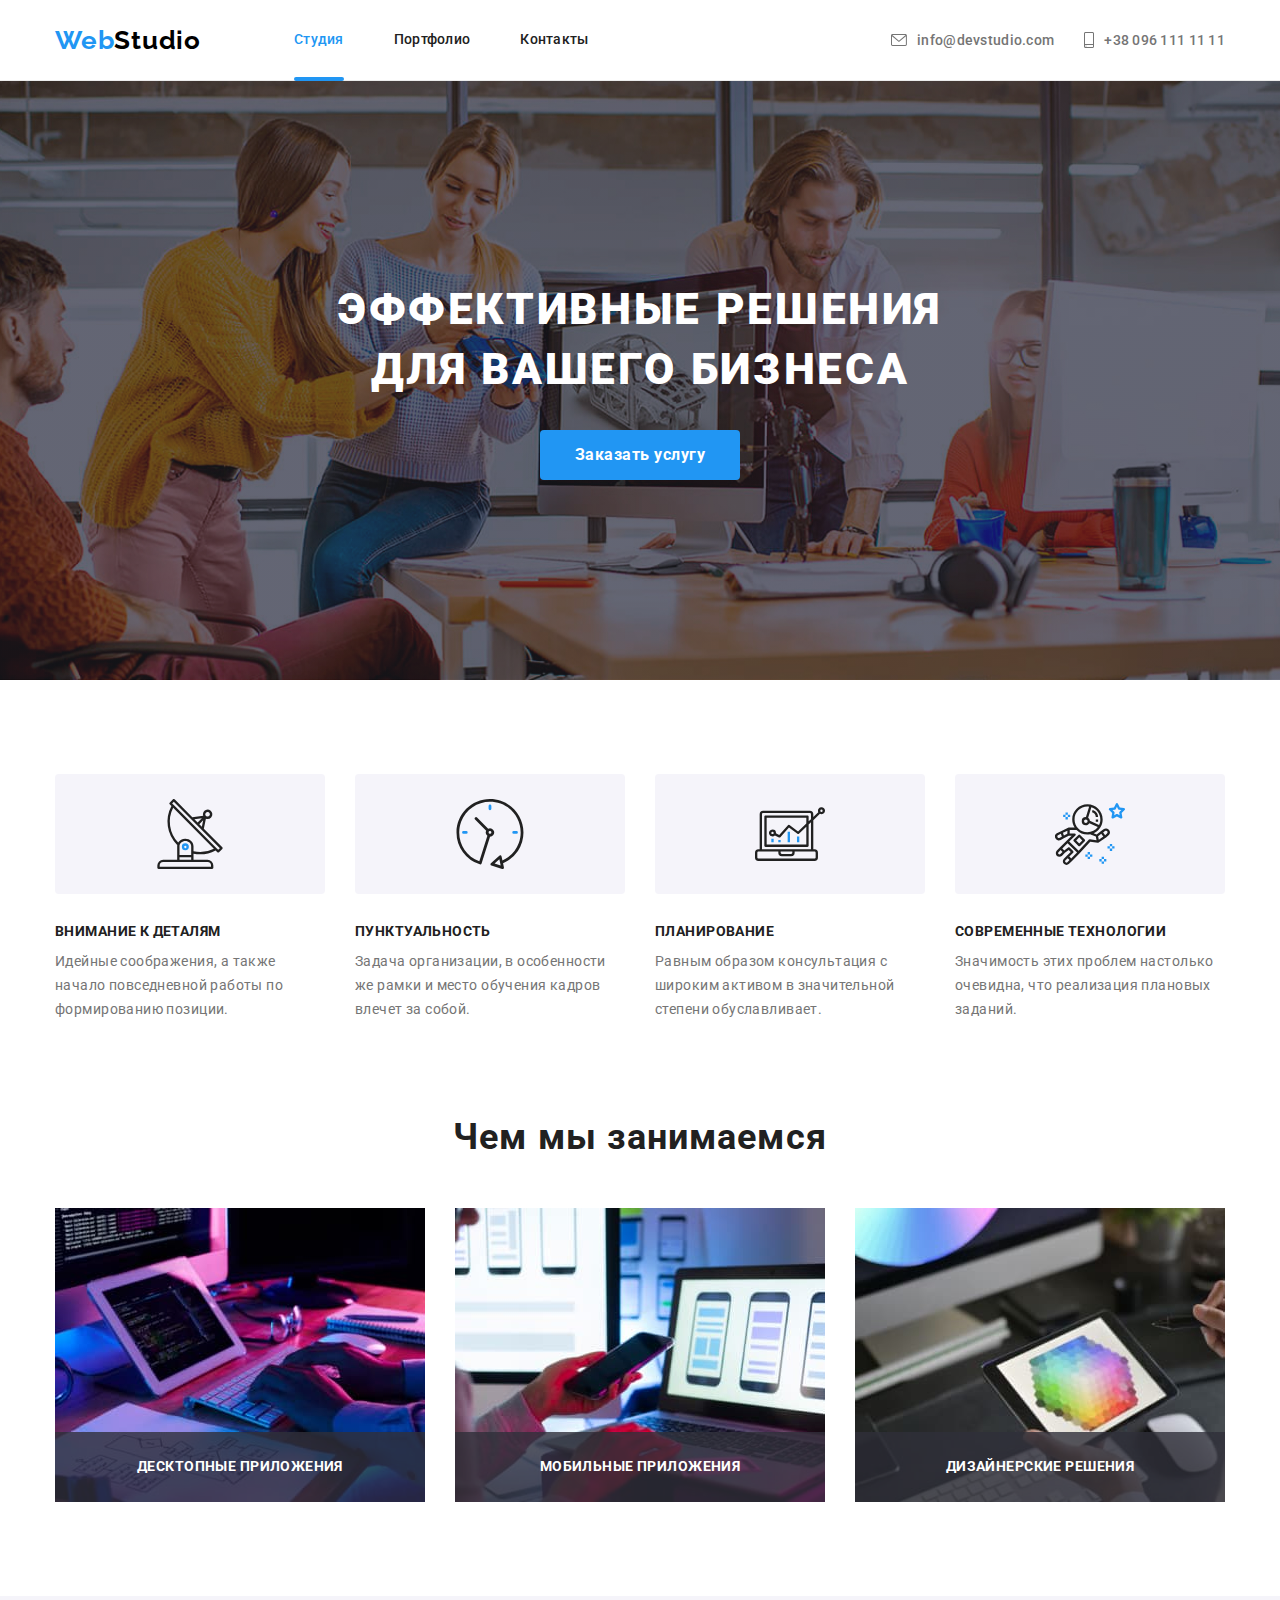
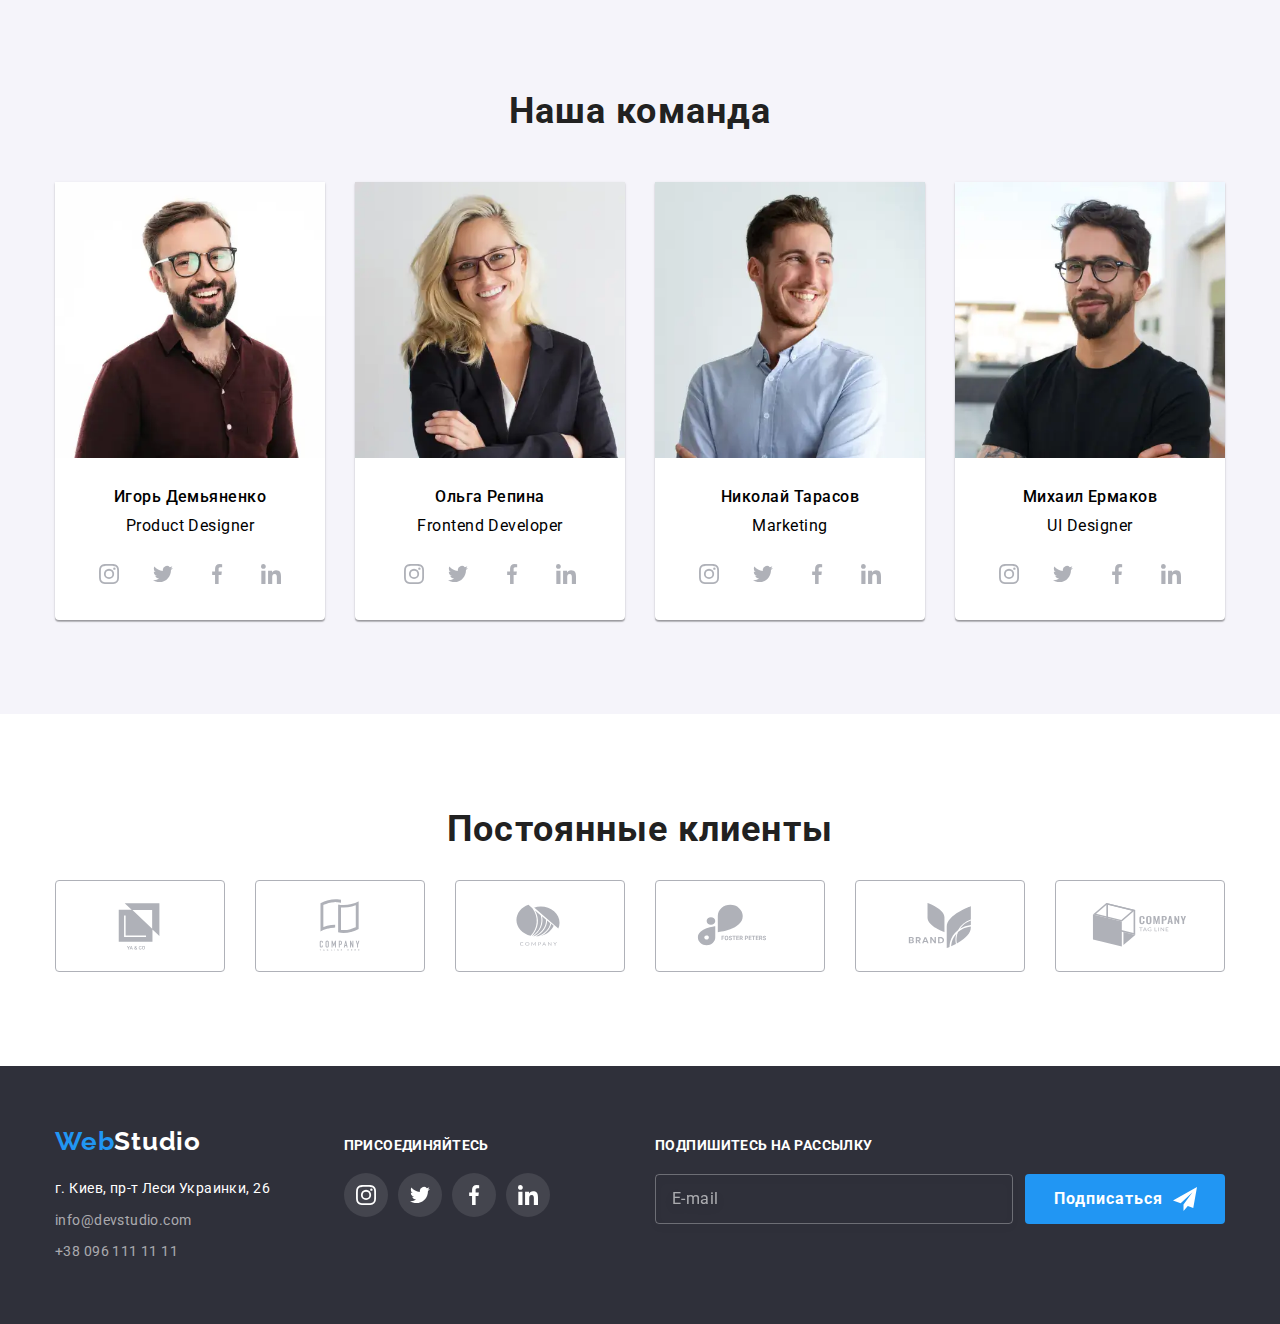
<file: index.html>
<!DOCTYPE html>
<html lang="ru">

<head>
    <meta charset="UTF-8">
    <meta http-equiv="X-UA-Compatible" content="IE=edge">
    <meta name="viewport" content="width=device-width, initial-scale=1.0">
    <link rel="preconnect" href="https://fonts.googleapis.com">
    <link rel="preconnect" href="https://fonts.gstatic.com" crossorigin>
    <link
        href="https://fonts.googleapis.com/css2?family=Raleway:wght@700&family=Roboto:wght@400;500;700;900&display=swap"
        rel="stylesheet">
    <link rel="preconnect" href="https://fonts.gstatic.com">
    <link rel="stylesheet"
        href="https://cdnjs.cloudflare.com/ajax/libs/modern-normalize/0.6.0/modern-normalize.min.css">
    <title>goit-markup-hw-08</title>
    <link rel="stylesheet" href="./css/main.min.css">
    </head>

<body>
    <!--Header-->
    <header class="header">
        
        <div class="main-nav container">
            <nav class="nav">
                <a class="nav__logo logo" href="./index.html">Web<span class="nav__logo--blue">Studio</span></a>
               
                <button type="button" class="menu-open__btn" aria-expanded="false" aria-controls="mobile-menu">
                    <svg class="icon__menu--open" width="40" height="40">
                        <use href="./images/symbol-defs.svg#menu_40px"></use>
                    </svg>
                </button>

                <ul class="nav__list">
                    <li class="nav__item"><a class="nav__link current" href="./index.html">Студия</a></li>
                    <li class="nav__item"><a class="nav__link" href="./portfolio.html">Портфолио</a></li>
                    <li class="nav__item"><a class="nav__link" href="">Контакты</a></li>
                </ul>
            </nav>
            <ul class="contacts-header list">
                <li class="contacts-header__item contacts-header__item--env"><a class="contacts-header__link--env" href="mailto:info@devstudio.com">
                        <svg class="contacts-header__icon" width="16" height="12">
                            <use href="./images/symbol-defs.svg#header-icon1"></use>
                        </svg>info@devstudio.com</a>
                </li>
                <li class="contacts-header__item"><a class="contacts-header__link--tel" href="tel:+380961111111">
                        <svg class="contacts-header__icon" width="10" height="16">
                            <use href="./images/symbol-defs.svg#header-icon2"></use>
                        </svg>+38 096 111 11 11</a>
                </li>
            </ul>

        </div>
     </header> 
    <main>
        <!--Section1-->
        <section class="hero section">
            <div class="container">
                <div class="hero__box">
                    <h1 class="hero__text">Эффективные решения для вашего бизнеса</h1>
                    <button data-modal-open type="button" class="hero__btn button">Заказать услугу</button>
                </div>
            </div>
        </section>
        <!--Section2-->
        <section class="advantages__page">
            <div class="container">
                <h2 hidden>Приемущества</h2>
                <ul class="advantage__list">
                    <li class="advantage__item antenna">
                        <h3 class="advantage__subtitle">Внимание к деталям</h3>
                        <p class="advantage__text">Идейные соображения, а также начало повседневной работы по
                            формированию
                            позиции.</p>
                    </li>
                    <li class="advantage__item clock">
                        <h3 class="advantage__subtitle">Пунктуальность</h3>
                        <p class="advantage__text">Задача организации, в особенности же рамки и место обучения кадров
                            влечет
                            за собой.</p>
                    </li>
                    <li class="advantage__item diagram">
                        <h3 class="advantage__subtitle">Планирование</h3>
                        <p class="advantage__text">Равным образом консультация с широким активом в значительной степени
                            обуславливает.</p>
                    </li>
                    <li class="advantage__item astronaut">
                        <h3 class="advantage__subtitle">Современные технологии</h3>
                        <p class="advantage__text">Значимость этих проблем настолько очевидна, что реализация плановых
                            заданий.</p>
                    </li>
                </ul>
            </div>
        </section> 
        <!--Section3-->
        <section class="scils">
            <div class="container">
                <h2 class="scils__title title">Чем мы занимаемся</h2>
                <ul class="scils__img">
                    <li class="scils__item">
                        <img class="scils__img" src="./images/box1.jpg" alt="Работа с кодом" width="370">
                        <div class="scils__overlay">
                            <p class="scils__text uppercase">Десктопные приложения</p>
                        </div>
                    </li>
                    <li class="scils__item">
                        <img class="scils__img" src="./images/box2.jpg" alt="Разработка приложений для ОС" width="370">
                        <div class="scils__overlay">
                            <p class="scils__text uppercase">Мобильные приложения</p>
                        </div>
                    </li>
                    <li class="scils__item">
                        <img class="scils__img" src="./images/box3.jpg" alt="Работа с цветовой политрой" width="370">
                        <div class="scils__overlay">
                            <p class="scils__text uppercase">Дизайнерские решения</p>
                        </div>
                    </li>
                </ul>
            </div>
        </section> 
        <!--Section4-->
        <section class="team">
            <div class="container">
                <h2 class="team__title title">Наша команда</h2>
                <ul class="team__list list">
                    <li class="team__item">
                                <picture class="team-picture">
                                    <source media="(min-width: 320px)"
                                        srcset="./images/team/team1-mobile.webp 1x, ./images/team/team1-mobile@2x.webp 2x" type="image/webp">
                                
                                    <source media="(min-width: 320px)" 
                                        srcset="./images/team/team1-mobile.jpg 1x, ./images/team/team1-mobile@2x.jpg 2x">
                                
                                    <source media="(min-width: 768px)"
                                        srcset="./images/team/team1-tablet.webp 1x, ./images/team/team1-tablet@2x.webp 2x" type="image/webp">
                                
                                    <source media="(min-width: 768px)" 
                                        srcset="./images/team/team1-tablet.jpg 1x, ./images/team/team1-tablet@2x.jpg 2x">
                                
                                    <source media="(min-width: 1200px)"
                                        srcset="./images/team/team1-desktop.webp 1x, ./images/team/team1-desktop@2x.webp 2x" type="image/webp">
                                
                                    <source media="(min-width: 1200px)"
                                        srcset="./images/team/team1-desktop.jpg 1x, ./images/team/team1-desktop@2x.jpg 2x">
                                                
                                        <img class="team__photo" src="#" alt="Product Designer">
                                </picture>
                                        <div class="team__box">
                            <h3 class="team__member">Игорь Демьяненко</h3>
                            <p class="team__position" lang="en">Product Designer</p>
                            <ul class="icon__list">
                                <li class="icon__item">
                                    <a href="" class="icon__link">
                                        <svg class="icon__social" width="20" height="20">
                                            <use href="./images/symbol-defs.svg#instagram-icon"></use>
                                        </svg>
                                    </a>
                                </li>
                                <li class="icon__item">
                                    <a href="" class="icon__link">
                                        <svg class="icon__social" width="20" height="20">
                                            <use href="./images/symbol-defs.svg#twitter-icon"></use>
                                        </svg>
                                    </a>
                                </li>
                                <li class="icon__item">
                                    <a href="" class="icon__link">
                                        <svg class="icon__social" width="20" height="20">
                                            <use href="./images/symbol-defs.svg#facebook-icon"></use>
                                        </svg>
                                    </a>
                                </li>
                                <li class="icon__item">
                                    <a href="" class="icon__link">
                                        <svg class="icon__social" width="20" height="20">
                                            <use href="./images/symbol-defs.svg#linkedin-icon"></use>
                                        </svg>
                                    </a>
                                </li>
                            </ul>
                        </div>
                    </li>
                    <li class="team__item">
                        <picture>
                            <source media="(min-width: 320px)"
                                srcset="./images/team/team2-mobile.webp 1x, ./images/team/team2-mobile@2x.webp 2x" type="image/webp">
                        
                            <source media="(min-width: 320px)" 
                                 srcset="./images/team/team2-mobile.jpg 1x, ./images/team/team2-mobile@2x.jpg 2x">
                        
                            <source media="(min-width: 768px)"
                                srcset="./images/team/team2-tablet.webp 1x, ./images/team/team2-tablet@2x.webp 2x" type="image/webp">
                        
                            <source media="(min-width: 768px)" 
                                 srcset="./images/team/team2-tablet.jpg 1x, ./images/team/team2-tablet@2x.jpg 2x">
                        
                            <source media="(min-width: 1200px)"
                                srcset="./images/team/team2-desktop.webp 1x, ./images/team/team2-desktop@2x.webp 2x" type="image/webp">
                        
                            <source media="(min-width: 1200px)"
                                srcset="./images/team/team2-desktop.jpg 1x, ./images/team/team2-desktop@2x.jpg 2x">
                        <img class="team__photo" src="#" alt="Frontend Developer">
                        </picture>
                         <div class="team__box">
                            <h3 class="team__member">Ольга Репина</h3>
                            <p class="team__position" lang="en">Frontend Developer</p>
                            <ul class="icon__list">
                                <li class="icon__iteml">
                                    <a href="" class="icon__link">
                                        <svg class="icon__social" width="20" height="20">
                                            <use href="./images/symbol-defs.svg#instagram-icon"></use>
                                        </svg>
                                    </a>
                                </li>
                                <li class="icon__item">
                                    <a href="" class="icon__link">
                                        <svg class="icon__social" width="20" height="20">
                                            <use href="./images/symbol-defs.svg#twitter-icon"></use>
                                        </svg>
                                    </a>
                                </li>
                                <li class="icon__item">
                                    <a href="" class="icon__link">
                                        <svg class="icon__social" width="20" height="20">
                                            <use href="./images/symbol-defs.svg#facebook-icon"></use>
                                        </svg>
                                    </a>
                                </li>
                                <li class="icon__item">
                                    <a href="" class="icon__link">
                                        <svg class="icon__social" width="20" height="20">
                                            <use href="./images/symbol-defs.svg#linkedin-icon"></use>
                                        </svg>
                                    </a>
                                </li>
                            </ul>
                        </div>
                    </li>
                    <li class="team__item">
                    <picture>
                        <source media="(min-width: 320px)"
                            srcset="./images/team/team3-mobile.webp 1x, ./images/team/team3-mobile@2x.webp 2x" type="image/webp">
                    
                        <source media="(min-width: 320px)" srcset="./images/team/team3-mobile.jpg 1x, ./images/team/team3-mobile@2x.jpg 2x">
                    
                        <source media="(min-width: 768px)"
                            srcset="./images/team/team3-tablet.webp 1x, ./images/team/team3-tablet@2x.webp 2x" type="image/webp">
                    
                        <source media="(min-width: 768px)" srcset="./images/team/team3-tablet.jpg 1x, ./images/team/team3-tablet@2x.jpg 2x">
                    
                        <source media="(min-width: 1200px)"
                            srcset="./images/team/team3-desktop.webp 1x, ./images/team/team3-desktop@2x.webp 2x" type="image/webp">
                    
                        <source media="(min-width: 1200px)"
                            srcset="./images/team/team3-desktop.jpg 1x, ./images/team/team3-desktop@2x.jpg 2x">
                        <img class="team__photo" src="./images/img9.jpg" alt="Marketing">
                        </picture>
                        <div class="team__box">
                            <h3 class="team__member">Николай Тарасов</h3>
                            <p class="team__position" lang="en">Marketing</p>
                            <ul class="icon__list">
                                <li class="icon__item">
                                    <a href="" class="icon__link">
                                        <svg class="icon__social" width="20" height="20">
                                            <use href="./images/symbol-defs.svg#instagram-icon"></use>
                                        </svg>
                                    </a>
                                </li>
                                <li class="icon__item">
                                    <a href="" class="icon__link">
                                        <svg class="icon__social" width="20" height="20">
                                            <use href="./images/symbol-defs.svg#twitter-icon"></use>
                                        </svg>
                                    </a>
                                </li>
                                <li class="icon__item">
                                    <a href="" class="icon__link">
                                        <svg class="icon__social" width="20" height="20">
                                            <use href="./images/symbol-defs.svg#facebook-icon"></use>
                                        </svg>
                                    </a>
                                </li>
                                <li class="icon__item">
                                    <a href="" class="icon__link">
                                        <svg class="icon__social" width="20" height="20">
                                            <use href="./images/symbol-defs.svg#linkedin-icon"></use>
                                        </svg>
                                    </a>
                                </li>
                            </ul>
                        </div>
                    </li>
                    <li class="team__item">
                    <picture>
                        <source media="(min-width: 320px)"
                            srcset="./images/team/team4-mobile.webp 1x, ./images/team/team4-mobile@2x.webp 2x" type="image/webp">
                    
                        <source media="(min-width: 320px)" srcset="./images/team/team4-mobile.jpg 1x, ./images/team/team4-mobile@2x.jpg 2x">
                    
                        <source media="(min-width: 768px)"
                            srcset="./images/team/team4-tablet.webp 1x, ./images/team/team4-tablet@2x.webp 2x" type="image/webp">
                    
                        <source media="(min-width: 768px)" srcset="./images/team/team4-tablet.jpg 1x, ./images/team/team4-tablet@2x.jpg 2x">
                    
                        <source media="(min-width: 1200px)"
                            srcset="./images/team/team4-desktop.webp 1x, ./images/team/team4-desktop@2x.webp 2x" type="image/webp">
                    
                        <source media="(min-width: 1200px)"
                            srcset="./images/team/team4-desktop.jpg 1x, ./images/team/team4-desktop@2x.jpg 2x">
                        <img class="team__photo" src="./images/img10.jpg" alt="UI Designer">
                        </picture>
                        <div class="team__box">
                            <h3 class="team__member">Михаил Ермаков</h3>
                            <p class="team__position" lang="en">UI Designer</p>
                            <ul class="icon__list">
                                <li class="icon__item">
                                    <a href="" class="icon__link">
                                        <svg class="icon__social" width="20" height="20">
                                            <use href="./images/symbol-defs.svg#instagram-icon"></use>
                                        </svg>
                                    </a>
                                </li>
                                <li class="icon__item">
                                    <a href="" class="icon__link">
                                        <svg class="icon__social" width="20" height="20">
                                            <use href="./images/symbol-defs.svg#twitter-icon"></use>
                                        </svg>
                                    </a>
                                </li>
                                <li class="icon__item">
                                    <a href="" class="icon__link">
                                        <svg class="icon__social" width="20" height="20">
                                            <use href="./images/symbol-defs.svg#facebook-icon"></use>
                                        </svg>
                                    </a>
                                </li>
                                <li class="icon__item">
                                    <a href="" class="icon__link">
                                        <svg class="icon__social" width="20" height="20">
                                            <use href="./images/symbol-defs.svg#linkedin-icon"></use>
                                        </svg>
                                    </a>
                                </li>
                            </ul>
                        </div>
                    </li>
                </ul>
            </div>
        </section>
        <!--Section5-->
        <section class="clients__section">
            <div class="container">
                <h2 class="clients__title title">Постоянные клиенты</h2>
                <ul class="clients__list">
                    <li class="clients__item">
                        <a class="clients__link" href="">
                            <svg class="clients__icon" width="106" height="60">
                                <use href="./images/symbol-defs.svg#sponsor-icon1"></use>
                            </svg>
                        </a>
                    </li>
                    <li class="clients__item">
                        <a class="clients__link" href="">
                            <svg class="clients__icon" width="106" height="60">
                                <use href="./images/symbol-defs.svg#sponsor-icon2"></use>
                            </svg>
                        </a>
                    </li>
                    <li class="clients__item">
                        <a class="clients__link" href="">
                            <svg class="clients__icon" width="106" height="60">
                                <use href="./images/symbol-defs.svg#sponsor-icon3"></use>
                            </svg>
                        </a>
                    </li>
                    <li class="clients__item">
                        <a class="clients__link" href="">
                            <svg class="clients__icon" width="106" height="60">
                                <use href="./images/symbol-defs.svg#sponsor-icon4"></use>
                            </svg>
                        </a>
                    </li>
                    <li class="clients__item">
                        <a class="clients__link" href="">
                            <svg class="clients__icon" width="106" height="60">
                                <use href="./images/symbol-defs.svg#sponsor-icon5"></use>
                            </svg>
                        </a>
                    </li>
                    <li class="clients__item">
                        <a class="clients__link" href="">
                            <svg class="clients__icon" width="106" height="60">
                                <use href="./images/symbol-defs.svg#sponsor-icon6"></use>
                            </svg>
                        </a>
                    </li>
                </ul>
            </div>
        </section> 
    </main>
    <!--Footer-->
    <footer class="footer">
        <div class="container">
        <div class="container--flex">
            <div class="address__box footer__top">
                <a class="footer__logo logo" href="./index.html">Web<span class="footer__logo--white">Studio</span></a>
                <address class="address">
                    <ul class="address__list">
                        <li class="address__item"><a class="address__text" href="">г. Киев, пр-т Леси Украинки, 26</a></li>
                        <li class="address__item"><a class="address__item" href="mailto:info@devstudio.com">info@devstudio.com</a>
                        </li>
                        <li class="address__item"><a class="address__item" href="tel:+380961111111">+38 096 111 11 11</a></li>
                    </ul>
                </address>
            </div>
            <div class="footer__wrapper footer__top">
                <p class="footer__text">присоединяйтесь</p>
                <ul class="footer-icon__list">
                    <li class="footer-icon__item">
                        <a href="" class="footer-icon__link">
                            <svg class="icon__social" width="20" height="20">
                                <use href="./images/symbol-defs.svg#instagram-icon"></use>
                            </svg>
                        </a>
                    </li>
                    <li class="footer-icon__item">
                        <a href="" class="footer-icon__link">
                            <svg class="icon__social" width="20" height="20">
                                <use href="./images/symbol-defs.svg#twitter-icon"></use>
                            </svg>
                        </a>
                    </li>
                    <li class="footer-icon__item">
                        <a href="" class="footer-icon__link">
                            <svg class="icon__social" width="20" height="20">
                                <use href="./images/symbol-defs.svg#facebook-icon"></use>
                            </svg>
                        </a>
                    </li>
                    <li class="footer-icon__item">
                        <a href="" class="footer-icon__link">
                            <svg class="icon__social" width="20" height="20">
                                <use href="./images/symbol-defs.svg#linkedin-icon"></use>
                            </svg>
                        </a>
                    </li>
                </ul>
            </div> 
            </div>
            <!--Footer-block-->
                <div class="subcribe">
                    <p class="subcribe__input">Подпишитесь на рассылку</p>
                    <form class="subcribe__modal" autocomplete="off">
                        <input class="subcribe__text" type="email" name="user-email" id="user-email" placeholder="E-mail" />
                        <button class="button__subcribe button" type="submit">
                            <span class="button__text">Подписаться</span>
                            <svg class="button__icon icon-send">
                                <use href="./images/symbol-defs8_.svg#icon-send"></use>
                            </svg>
                        </button>
                    </form>
                </div>
        </div>
    </footer> 
    <!--Backdrop-->
    <div class="backdrop is-hidden" data-modal>
        <div class="backdrop__modal">
            <button class="backdrop__btn" type="button" data-modal-close>
                <svg class="close-icon">
                    <use href="./images/symbol-defs1.svg#icon-close"></use>
                </svg>
            </button>
            <div class="form__wrapper">
                <p class="form__title">Оставьте свои данные, мы вам перезвоним</p>
                <form class="modal-form" autocomplete="off">
                    <!--NAME input-->
                    <ul class="form__list">
                        <li class="form__item">
                            <label class="form__label" for="name">Имя</label>
                            <input class="form__textfield" type="text" name="name" id="name" placeholder=" "/>
                            <svg class="form__icon" width="18" height="18">
                                <use href="./images/symbol-defs1.svg#person-black1"></use>
                            </svg>
                        </li>
                        <li class="form__item">
                            <label class="form__label" for="tel">Телефон</label>
                            <input class="form__textfield" type="tel" name="tel" id="tel" placeholder=" " />
                            <svg class="form__icon" width="18" height="18">
                                <use href="./images/symbol-defs1.svg#phone-black1"></use>
                            </svg>
                        </li>
                        <li class="form__item">
                            <label class="form__label" for="mail">Почта</label>
                            <input class="form__textfield" type="email" name="email" id="mail" placeholder=" " />
                            <svg class="form__icon" width="18" height="18">
                                <use href="./images/symbol-defs1.svg#email-black1"></use>
                            </svg>
                        </li>
                        <li class="form__item">
                            <label class="comment__label" for="comment">Комментарий</label>
                            <textarea class="comment__name" name="comment" id="comment" rows="10" placeholder="Введите текст"></textarea>
                        </li>
                     </ul>
                    <div class="form__agreement">
                        <label class="agreement__text" for="agreement">
                            <input class="checkbox__input" type="checkbox" name="agreement" value="agreement" id="agreement">
                            <svg class="checkbox__icon">
                                <use href="./images/symbol-defs8.svg#check-icon"></use>
                            </svg>
                            Соглашаюсь с рассылкой и принимаю <span class="agreement__text"> 
                                <a class="agreement__link" href="">Условия договора</a></span>
                        </label>
                    </div>
                        <button class="form__button button" type="submit">Отправить</button>
                 </form>
            </div>
        </div>
    </div>

        <!--MOBILE-MENU -->
        <div class="mobile-menu" id="mobile-menu">
            <div class="mobile-menu__container">
                <div class="mobile-menu__top">
            <button type="button" class="menu-close__btn">
             <svg class="icon__menu--close" width="40" height="40">
             <use href="./images/symbol-defs.svg#close_40px"></use>
            </svg>
            </button>
                    <ul class="mob-nav__list">
                        <li class="mob-nav__item"><a class="mob-nav__link current" href="./index.html">Студия</a></li>
                        <li class="mob-nav__item"><a class="mob-nav__link" href="./portfolio.html">Портфолио</a></li>
                        <li class="mob-nav__item"><a class="mob-nav__link" href="">Контакты</a></li>
                    </ul>
                </div>
                <div class="mobile-menu__bottom">
                    <ul class="mob-contacts list">
                        <li class="mob-contacts__item"><a class="mob-contacts__link--tel" href="tel:+380961111111">
                                +38 096 111 11 11</a>
                        </li>
                        <li class="mob-contacts__item"><a class="mob-contacts__link--env" href="mailto:info@devstudio.com">
                                info@devstudio.com</a>
                        </li>
                    </ul>
                    <ul class="mob-social">
                        <li class="mob-social__item">
                            <a href="" class="mob-social__link">Instagram</a>
                        </li>
                        <li class="mob-social__item">
                            <a href="" class="mob-social__link">Twitter</a>
                        </li>
                        <li class="mob-social__item">
                            <a href="" class="mob-social__link">facebook</a>
                        </li>
                        <li class="mob-social__item">
                            <a href="" class="mob-social__link">LinkedIn</a>
                        </li>
                    </ul>
                </div>
            </div>
        </div>

    <script src="./js/modal.js"></script>
    <script src="./js/mobile-menu.js"></script>
</body>
</html>
</file>
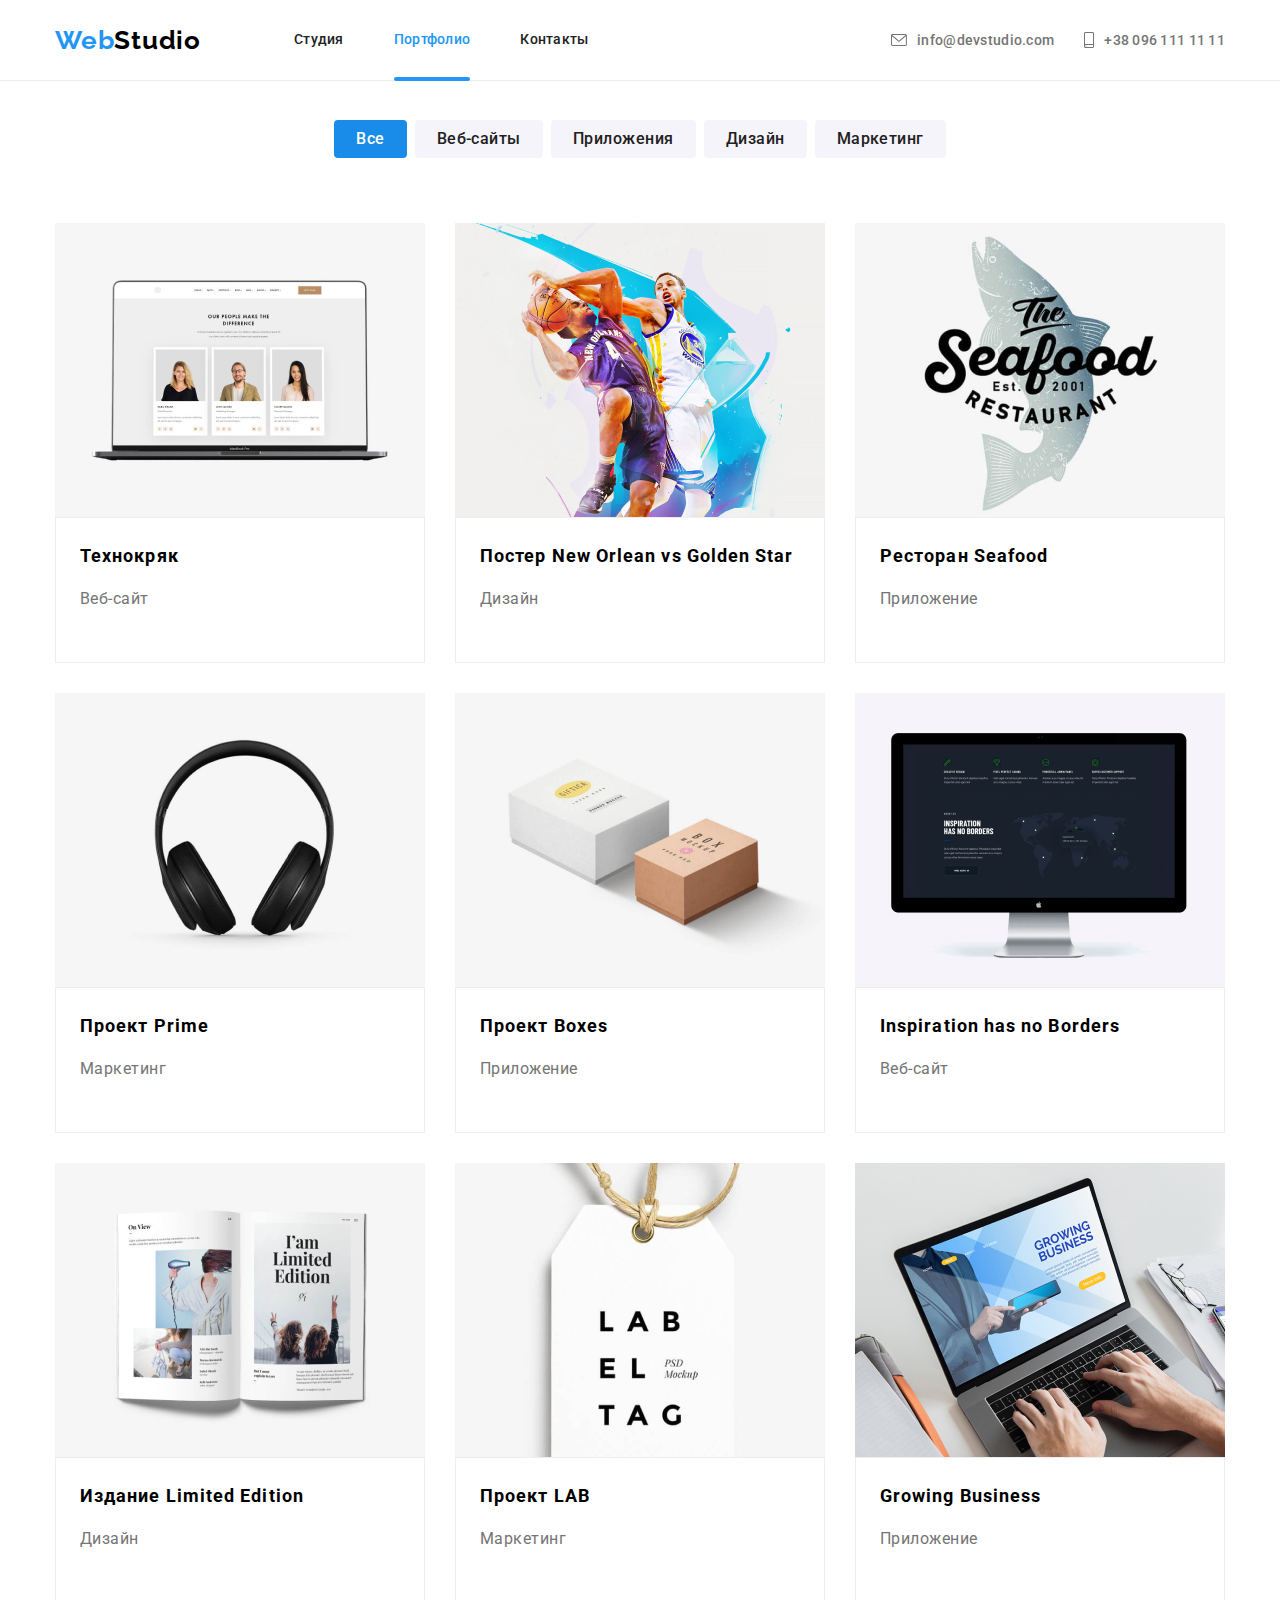
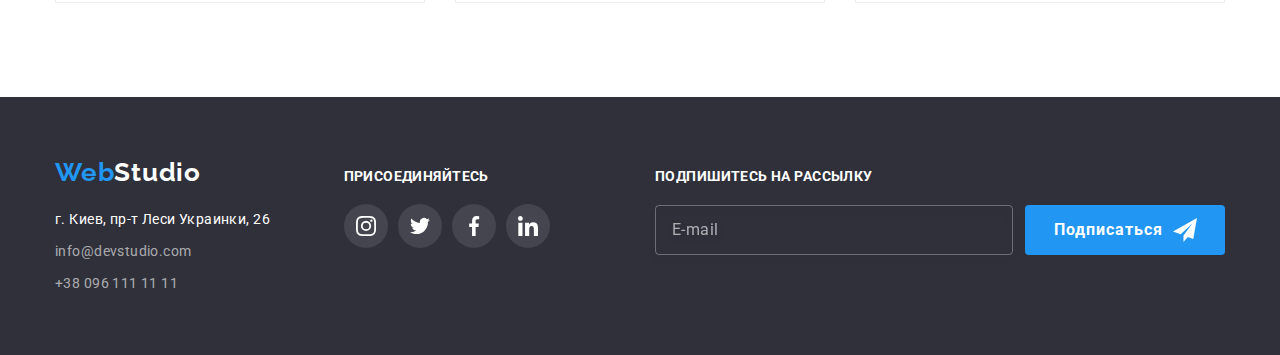
<file: portfolio.html>
<!DOCTYPE html>
<html lang="ru">

<head>
    <meta charset="UTF-8">
    <meta http-equiv="X-UA-Compatible" content="IE=edge">
    <meta name="viewport" content="width=device-width, initial-scale=1.0">
    <link rel="preconnect" href="https://fonts.googleapis.com">
    <link rel="preconnect" href="https://fonts.gstatic.com" crossorigin>
    <title>goit-markup-hw-08</title>
    <link rel="preconnect" href="https://fonts.gstatic.com">
    <link
        href="https://fonts.googleapis.com/css2?family=Raleway:wght@700&family=Roboto:wght@400;500;700;900&display=swap"
        rel="stylesheet">
    <link rel="stylesheet"
        href="https://cdnjs.cloudflare.com/ajax/libs/modern-normalize/1.1.0/modern-normalize.min.css">
    <link rel="stylesheet" href="./css/main.min.css">
</head>

<body>
    <!--Header-->
    <header class="header">
        <div class="main-nav container">
            <nav class="nav">
                <a class="nav__logo logo" href="./index.html">Web<span class="nav__logo--blue">Studio</span></a>
                <button type="button" class="menu-open__btn js-open-menu" aria-expanded="false" aria-controls="mobile-menu">
                    <svg class="icon__menu" width="40" height="40">
                        <use href="./images/symbol-defs.svg#menu_40px"></use>
                    </svg>
                    </button>
                <ul class="nav__list">
                    <li class="nav__item"><a class="nav__link" href="./index.html">Студия</a></li>
                    <li class="nav__item"><a class="nav__link current" href="./portfolio.html">Портфолио</a></li>
                    <li class="nav__item"><a class="nav__link" href="">Контакты</a></li>
                </ul>
            </nav>
            <ul class="contacts-header list">
                <li class="contacts-header__item"><a class="contacts-header__link--env" href="mailto:info@devstudio.com">
                        <svg class="contacts-header__icon" width="16" height="12">
                            <use href="./images/symbol-defs.svg#header-icon1"></use>
                        </svg>info@devstudio.com</a>
                </li>
                <li class="contacts-header__item"><a class="contacts-header__link--tel" href="tel:+380961111111">
                        <svg class="contacts-header__icon" width="10" height="16">
                            <use href="./images/symbol-defs.svg#header-icon2"></use>
                        </svg>+38 096 111 11 11</a>
                </li>
            </ul>
        </div>
       
    </header>
    <main>
        <!--Наши работы=================-->
        <section class="portfolio">
            <div class="container">
                <h1 hidden>Портфолио</h1>
                <div class="filter">
                    <ul class="filter__list list">
                        <li class="filter__item"><button class="filter__button button current" type="button">Все</button></li>
                        <li class="filter__item"><button class="filter__button button" type="button">Веб-сайты</button></li>
                        <li class="filter__item"><button class="filter__button button" type="button">Приложения</button></li>
                        <li class="filter__item"><button class="filter__button button" type="button">Дизайн</button></li>
                        <li class="filter__item"><button class="filter__button button" type="button">Маркетинг</button></li>
                    </ul>
                </div>
                <!--Фильтр портфолио=============-->
                <div class="works">
                    <ul class="works__cards-list">
                        <li class="works__item">
                            <a href="" class="works__link">
                                <div class="thumb__card">
                                <picture class="team-member__img">
                                    <source srcset="./images/our-projects/prj-techno-crack_450x294@1x.jpg 450w,
                                                                  ./images/our-projects/prj-techno-crack_450x294@2x.jpg 900w"
                                        sizes="(max-width: 767px) 450px, 100vw" media="(max-width: 767px)">
                                
                                    <source srcset="./images/our-projects/prj-techno-crack_354x294@1x.jpg 350w,
                                                                ./images/our-projects/prj-techno-crack_354x294@2x.jpg 700w"
                                        sizes="(max-width: 1199px) 354px, 50vw" media="(max-width: 1199px)">
                                
                                    <source srcset="./images/our-projects/prj-techno-crack_370x294@1x.jpg 370w,
                                                                ./images/our-projects/prj-techno-crack_370x294@2x.jpg 740w"
                                        sizes="(min-width: 1200px) 370px, 25vw" media="(min-width: 1200px)">
                                
                                    <img src="./images/our-projects/prj-techno-crack_370x294.jpg" alt="Страница сайта Технокряк"
                                        class="project-image" />
                                </picture>
                                                   
                                <div class="thumb__box">
                                    <p class="thumb__text">Ресурс предлагает комплексные предложения с разным уровнем функционала и сервисов. Все это
                                        позволит посетителю получить
                                        исчерпывающие сведения о компании или частном лице.</p>
                                </div>
                                </div>   
                                    <div class="exemple">
                                      <h2 class="exemple__item">Технокряк</h2>
                                    <p class="exemple__text">Веб-сайт</p>
                                </div>
                            </a>
                        </li>
                        <li class="works__item">
                            <a href="" class="works__link">
                                <div class="thumb__card">
                            <picture class="team-member__img">
                                 <source srcset="./images/our-projects/prj-basketball-poster_450x294@1x.jpg 450w,
                                                              ./images/our-projects/prj-basketball-poster_450x294@2x.jpg 900w"
                                    sizes="(max-width: 767px) 450px, 100vw" media="(max-width: 767px)">
                            
                                <source srcset="./images/our-projects/prj-basketball-poster_354x294@1x.jpg 350w,
                                                            ./images/our-projects/prj-basketball-poster_354x294@2x.jpg 700w"
                                    sizes="(max-width: 1199px) 354px, 50vw" media="(max-width: 1199px)">
                            
                                <source srcset="./images/our-projects/prj-basketball-poster_370x294@1x.jpg 370w,
                                                              ./images/our-projects/prj-basketball-poster_370x294@2x.jpg 740w"
                                    sizes="(min-width: 1200px) 370px, 25vw" media="(min-width: 1200px)">
                            
                                <img src="./images/our-projects/prj-basketball-poster_370x294.jpg" alt="Постер баскетбольного матча"
                                    class="project-image" />
                            </picture>

                                    <div class="thumb__box">
                                    <p class="thumb__text">Ресурс предлагает комплексные предложения с разным уровнем функционала и сервисов. Все это
                                    позволит посетителю получить
                                    исчерпывающие сведения о компании или частном лице.</p>
                                    </div>
                                </div>
                                <div class="exemple">
                                    <h2 class="exemple__item">Постер <span lang="en">New Orlean vs Golden Star</span></h2>
                                    <p class="exemple__text">Дизайн</p>
                                </div>
                            </a>
                        </li>
                        <li class="works__item">
                            <a href="" class="works__link">
                                <div class="thumb__card">

                                    <picture class="team-member__img">
                                    
                                        <source srcset="./images/our-projects/prj-seafood-restaurant_450x294@1x.jpg 450w,
                                                                      ./images/our-projects/prj-seafood-restaurant_450x294@2x.jpg 900w"
                                            sizes="(max-width: 767px) 450px, 100vw" media="(max-width: 767px)">
                                    
                                        <source srcset="./images/our-projects/prj-seafood-restaurant_354x294@1x.jpg 350w,
                                                                    ./images/our-projects/prj-seafood-restaurant_354x294@2x.jpg 700w"
                                            sizes="(max-width: 1199px) 354px, 50vw" media="(max-width: 1199px)">
                                    
                                        <source srcset="./images/our-projects/prj-seafood-restaurant_370x294@1x.jpg 370w,
                                                                      ./images/our-projects/prj-seafood-restaurant_370x294@2x.jpg 740w"
                                            sizes="(min-width: 1200px) 370px, 25vw" media="(min-width: 1200px)">
                                    
                                        <img src="./images/our-projects/prj-seafood-restaurant_370x294.jpg" alt="Логотип ресторана Seafood"
                                            class="project-image" />
                                    </picture>

                                    <div class="thumb__box">
                                        <p class="thumb__text">Ресурс предлагает комплексные предложения с разным уровнем функционала и сервисов. Все это
                                            позволит посетителю получить
                                            исчерпывающие сведения о компании или частном лице.</p>
                                    </div>
                                    </div>
                                <div class="exemple">
                                    <h2 class="exemple__item">Ресторан <span lang="en">Seafood</span></h2>
                                    <p class="exemple__text">Приложение</p>
                                </div>
                            </a>
                        </li>
                        <li class="works__item">
                            <a href="" class="works__link">
                                <div class="thumb__card">

                                    <picture class="team-member__img">
                                    
                                        <source srcset="./images/our-projects/prj-headphones-prime_450x294@1x.jpg 450w,
                                                                      ./images/our-projects/prj-headphones-prime_450x294@2x.jpg 900w"
                                            sizes="(max-width: 767px) 450px, 100vw" media="(max-width: 767px)">
                                    
                                        <source srcset="./images/our-projects/prj-headphones-prime_354x294@1x.jpg 350w,
                                                                    ./images/our-projects/prj-headphones-prime_354x294@2x.jpg 700w"
                                            sizes="(max-width: 1199px) 354px, 50vw" media="(max-width: 1199px)">
                                    
                                        <source srcset="./images/our-projects/prj-headphones-prime_370x294@1x.jpg 370w,
                                                                      ./images/our-projects/prj-headphones-prime_370x294@2x.jpg 740w"
                                            sizes="(min-width: 1200px) 370px, 25vw" media="(min-width: 1200px)">

                                    <img src="./images/our-projects/prj-headphones-prime_370x294.jpg" alt="Наушники Prime" class="project-image" />
                                    </picture>
                                      

                                <div class="thumb__box">
                                    <p class="thumb__text">Ресурс предлагает комплексные предложения с разным уровнем функционала и сервисов. Все это
                                        позволит посетителю получить
                                        исчерпывающие сведения о компании или частном лице.</p>
                                </div>
                                </div>
                                <div class="exemple">
                                    <h2 class="exemple__item">Проект <span lang="en">Prime</span></h2>
                                    <p class="exemple__text">Маркетинг</p>
                                </div>
                            </a>
                        </li>
                        <li class="works__item">
                            <a href="" class="works__link">
                                <div class="thumb__card card-thumb">

                                    <picture class="team-member__img">
                                    
                                        <source srcset="./images/our-projects/prj-boxes_450x294@1x.jpg 450w,
                                                                      ./images/our-projects/prj-boxes_450x294@2x.jpg 900w"
                                            sizes="(max-width: 767px) 450px, 100vw" media="(max-width: 767px)">
                                    
                                        <source srcset="./images/our-projects/prj-boxes_354x294@1x.jpg 350w,
                                                                    ./images/our-projects/prj-boxes_354x294@2x.jpg 700w"
                                            sizes="(max-width: 1199px) 354px, 50vw" media="(max-width: 1199px)">
                                    
                                        <source srcset="./images/our-projects/prj-boxes_370x294@1x.jpg 370w,
                                                                      ./images/our-projects/prj-boxes_370x294@2x.jpg 740w"
                                            sizes="(min-width: 1200px) 370px, 25vw" media="(min-width: 1200px)">
                                    
                                        <img src="./images/our-projects/prj-boxes_370x294.jpg" alt="Две красивые упаковки" class="project-image" />
                                    </picture>

                                <!-- <img class="thumb__images" src="./images/img05.jpg" alt="Два бокса" width="370" height="294"> -->
                                <div class="thumb__box">
                                    <p class="thumb__text">Ресурс предлагает комплексные предложения с разным уровнем функционала и сервисов. Все это
                                        позволит посетителю получить
                                        исчерпывающие сведения о компании или частном лице.</p>
                                </div>
                                </div>
                                <div class="exemple">
                                    <h2 class="exemple__item">Проект <span lang="en">Boxes</span></h2>
                                    <p class="exemple__text">Приложение</p>
                                </div>
                            </a>
                        </li>
                        <li class="works__item">
                            <a href="" class="works__link">
                                <div class="thumb__card">

                                    <picture class="team-member__img">
                                    
                                        <source srcset="./images/our-projects/prj-website-noborders_450x294@1x.jpg 450w,
                                                                      ./images/our-projects/prj-website-noborders_450x294@2x.jpg 900w"
                                            sizes="(max-width: 767px) 450px, 100vw" media="(max-width: 767px)">
                                    
                                        <source srcset="./images/our-projects/prj-website-noborders_354x294@1x.jpg 350w,
                                                                    ./images/our-projects/prj-website-noborders_354x294@2x.jpg 700w"
                                            sizes="(max-width: 1199px) 354px, 50vw" media="(max-width: 1199px)">
                                    
                                        <source srcset="./images/our-projects/prj-website-noborders_370x294@1x.jpg 370w,
                                                                      ./images/our-projects/prj-website-noborders_370x294@2x.jpg 740w"
                                            sizes="(min-width: 1200px) 370px, 25vw" media="(min-width: 1200px)">
                                    
                                        <img src="./images/our-projects/prj-website-noborders_370x294.jpg" alt="Страница сайта Inspiration has no Borders"
                                            class="project-image" />
                                    </picture>
                                     
                                <div class="thumb__box">
                                    <p class="thumb__text">Ресурс предлагает комплексные предложения с разным уровнем функционала и сервисов. Все это
                                        позволит посетителю получить
                                        исчерпывающие сведения о компании или частном лице.</p>
                                </div>
                                </div>
                                <div class="exemple">
                                    <h2 class="exemple__item"><span lang="en">Inspiration has no Borders</span></h2>
                                    <p class="exemple__text">Веб-сайт</p>
                                </div>
                            </a>
                        </li>
                        <li class="works__item">
                            <a href="" class="works__link">
                                <div class="thumb__card">
                            <picture class="team-member__img">

                            <source srcset="./images/our-projects/prj-limited-edition_450x294@1x.jpg 450w,
                                            ./images/our-projects/prj-limited-edition_450x294@2x.jpg 900w"
                                sizes="(max-width: 767px) 450px, 100vw" media="(max-width: 767px)">

                            <source srcset="./images/our-projects/prj-limited-edition_354x294@1x.jpg 350w,
                                            ./images/our-projects/prj-limited-edition_354x294@2x.jpg 700w"
                                sizes="(max-width: 1199px) 354px, 50vw" media="(max-width: 1199px)">

                            <source srcset="./images/our-projects/prj-limited-edition_370x294@1x.jpg 370w,
                                            ./images/our-projects/prj-limited-edition_370x294@2x.jpg 740w"
                                sizes="(min-width: 1200px) 370px, 25vw" media="(min-width: 1200px)">

                            <img src="./images/our-projects/prj-limited-edition_370x294.jpg"
                                alt="Разворот журнала Limited Edition" class="project-image" />
                            </picture>

                                <div class="thumb__box">
                                    <p class="thumb__text">Ресурс предлагает комплексные предложения с разным уровнем функционала и сервисов. Все это
                                        позволит посетителю получить
                                        исчерпывающие сведения о компании или частном лице.</p>
                                </div>
                                </div>
                                <div class="exemple">
                                    <h2 class="exemple__item">Издание <span lang="en">Limited Edition</span></h2>
                                    <p class="exemple__text">Дизайн</p>
                                </div>
                            </a>
                        </li>
                        <li class="works__item">
                            <a href="" class="works__link">
                                <div class="thumb__card">

                                    <picture class="team-member__img">
                                        <source srcset="./images/our-projects/prj-label-tag_450x294@1x.jpg 450w, ./images/our-projects/prj-label-tag_450x294@2x.jpg 900w"
                                            sizes="(max-width: 767px) 450px, 100vw" media="(max-width: 767px)">
                                        <source srcset="./images/our-projects/prj-label-tag_354x294@1x.jpg 350w, ./images/our-projects/prj-label-tag_354x294@2x.jpg 700w"
                                            sizes="(max-width: 1199px) 354px, 50vw" media="(max-width: 1199px)">
                                        <source srcset="./images/our-projects/prj-label-tag_370x294@1x.jpg 370w, ./images/our-projects/prj-label-tag_370x294@2x.jpg 740w"
                                            sizes="(min-width: 1200px) 370px, 25vw" media="(min-width: 1200px)">
                                    
                                        <img src="./images/our-projects/prj-label-tag_370x294.jpg" alt="Название бренда LAB на лейбле"
                                            class="project-image" />
                                    </picture>
                               <div class="thumb__box">
                                    <p class="thumb__text">Ресурс предлагает комплексные предложения с разным уровнем функционала и сервисов. Все это
                                        позволит посетителю получить
                                        исчерпывающие сведения о компании или частном лице.</p>
                                </div>
                                </div>
                                <div class="exemple">
                                    <h2 class="exemple__item">Проект <span lang="en">LAB</span></h2>
                                    <p class="exemple__text">Маркетинг</p>
                                </div>
                            </a>
                        </li>
                        <li class="works__item">
                            <a href="" class="works__link">
                                <div class="thumb__card">
                                        <picture class="team-member__img">
                                        
                                            <source srcset="./images/our-projects/prj-growing-business_450x294@1x.jpg 450w,
                                                                          ./images/our-projects/prj-growing-business_450x294@2x.jpg 900w"
                                                sizes="(max-width: 767px) 450px, 100vw" media="(max-width: 767px)">
                                        
                                            <source srcset="./images/our-projects/prj-growing-business_354x294@1x.jpg 350w,
                                                                        ./images/our-projects/prj-growing-business_354x294@2x.jpg 700w"
                                                sizes="(max-width: 1199px) 354px, 50vw" media="(max-width: 1199px)">
                                        
                                            <source srcset="./images/our-projects/prj-growing-business_370x294@1x.jpg 370w,
                                                                          ./images/our-projects/prj-growing-business_370x294@2x.jpg 740w"
                                                sizes="(min-width: 1200px) 370px, 25vw" media="(min-width: 1200px)">
                                        
                                            <img src="./images/our-projects/prj-growing-business_370x294.jpg" alt="Страница приложения Growing Business"
                                                class="project-image" />
                                        </picture>

                                    <div class="thumb__box">
                                        <p class="thumb__text">Ресурс предлагает комплексные предложения с разным уровнем функционала и сервисов. Все это
                                            позволит посетителю получить
                                            исчерпывающие сведения о компании или частном лице.</p>
                                    </div>
                                    </div>
                                <div class="exemple">
                                    <h2 class="exemple__item"><span lang="en">Growing Business</span></h2>
                                    <p class="exemple__text">Приложение</p>
                                </div>
                            </a>
                        </li>
                    </ul>
                </div>
            </div>
        </section>
    </main>
    <footer class="footer">
        <div class="container">
            <div class="container--flex">
                <div class="address__box footer__top">
                    <a class="footer__logo logo" href="./index.html">Web<span class="footer__logo--white">Studio</span></a>
                    <address class="address">
                        <ul class="address__list">
                            <li class="address__item"><a class="address__text" href="">г. Киев, пр-т Леси Украинки, 26</a>
                            </li>
                            <li class="address__item"><a class="address__item"
                                    href="mailto:info@devstudio.com">info@devstudio.com</a>
                            </li>
                            <li class="address__item"><a class="address__item" href="tel:+380961111111">+38 096 111 11
                                    11</a></li>
                        </ul>
                    </address>
                </div>
                <div class="footer__wrapper footer__top">
                    <p class="footer__text">присоединяйтесь</p>
                    <ul class="footer-icon__list">
                        <li class="footer-icon__item">
                            <a href="" class="footer-icon__link">
                                <svg class="icon__social" width="20" height="20">
                                    <use href="./images/symbol-defs.svg#instagram-icon"></use>
                                </svg>
                            </a>
                        </li>
                        <li class="footer-icon__item">
                            <a href="" class="footer-icon__link">
                                <svg class="icon__social" width="20" height="20">
                                    <use href="./images/symbol-defs.svg#twitter-icon"></use>
                                </svg>
                            </a>
                        </li>
                        <li class="footer-icon__item">
                            <a href="" class="footer-icon__link">
                                <svg class="icon__social" width="20" height="20">
                                    <use href="./images/symbol-defs.svg#facebook-icon"></use>
                                </svg>
                            </a>
                        </li>
                        <li class="footer-icon__item">
                            <a href="" class="footer-icon__link">
                                <svg class="icon__social" width="20" height="20">
                                    <use href="./images/symbol-defs.svg#linkedin-icon"></use>
                                </svg>
                            </a>
                        </li>
                    </ul>
                </div>
            </div>
            <!--Footer-block-->
            <div class="subcribe">
                <p class="subcribe__input">Подпишитесь на рассылку</p>
                <form class="subcribe__modal" autocomplete="off">
                    <input class="subcribe__text" type="email" name="user-email" id="user-email" placeholder="E-mail" />
                    <button class="button__subcribe button" type="submit">
                        <span class="button__text">Подписаться</span>
                        <svg class="button__icon icon-send">
                            <use href="./images/symbol-defs8_.svg#icon-send"></use>
                        </svg>
                    </button>
                </form>
            </div>
        </div>
    </footer>
<!--MOBILE-MENU -->
<div class="mobile-menu" id="mobile-menu">
    <div class="mobile-menu__container">
        <div class="mobile-menu__top">
            <button type="button" class="menu-close__btn">
                <svg class="icon__menu--close" width="40" height="40">
                    <use href="./images/symbol-defs.svg#close_40px"></use>
                </svg>
            </button>
            <ul class="mob-nav__list">
                <li class="mob-nav__item"><a class="mob-nav__link" href="./index.html">Студия</a></li>
                <li class="mob-nav__item"><a class="mob-nav__link current" href="./portfolio.html">Портфолио</a></li>
                <li class="mob-nav__item"><a class="mob-nav__link" href="">Контакты</a></li>
            </ul>
        </div>
        <div class="mobile-menu__bottom">
            <ul class="mob-contacts list">
                <li class="mob-contacts__item"><a class="mob-contacts__link--tel" href="tel:+380961111111">
                        +38 096 111 11 11</a>
                </li>
                <li class="mob-contacts__item"><a class="mob-contacts__link--env" href="mailto:info@devstudio.com">
                        info@devstudio.com</a>
                </li>
            </ul>
            <ul class="mob-social">
                <li class="mob-social__item">
                    <a href="" class="mob-social__link">Instagram</a>
                </li>
                <li class="mob-social__item">
                    <a href="" class="mob-social__link">Twitter</a>
                </li>
                <li class="mob-social__item">
                    <a href="" class="mob-social__link">facebook</a>
                </li>
                <li class="mob-social__item">
                    <a href="" class="mob-social__link">LinkedIn</a>
                </li>
            </ul>
        </div>
    </div>
</div>

   <script src="./js/mobile-menu.js"></script>
</body>
</html>
</file>
<file: css/main.min.css>
:root{--header-color: #ececec;--main-color: #ffffff;--fond-color: #2f303a;--team-fond-color: #f5f4fa;--accent-color: #2196f3;--button-color: #188ce8;--icon-color: #afb1b8;--primary-text-color: #212121;--secondary-text-color: #757575;--text-color: #000000;--border-color: #eeeeee;--set-gap: 30px;--backdrop: rgba(0, 0, 0, 0.2);--footer-color: rgba(255, 255, 255, 0.1);--hero-overlay-color: rgba(47, 48, 58, 0.4);--contacts-color: rgba(255, 255, 255, 0.6);--about-overlay-color: rgba(47, 48, 58, 0.8);--portfolio-overlay-color: rgba(33, 150, 243, 0.9);--comments-color: rgba(117, 117, 117, 0.5);--transition-duration: 250ms;--transition-timing-function: cubic-bezier(0.4, 0, 0.2, 1);--time-function: 1000ms cubic-bezier(0.4, 0, 0.2, 1);--hero-shadow: 0px 4px 4px rgba(0, 0, 0, 0.15);--box-shadow: 0px 1px 3px rgb(0 0 0 / 12%), 0px 1px 1px rgb(0 0 0 / 14%),
        0px 2px 1px rgb(0 0 0 / 20%);--button-shadow: 0px 3px 1px rgba(0, 0, 0, 0.1),
        0px 1px 2px rgba(0, 0, 0, 0.08), 0px 2px 2px rgba(0, 0, 0, 0.12);--portfolio-shadow: 0px 1px 1px rgba(0, 0, 0, 0.12),
        0px 4px 4px rgba(0, 0, 0, 0.06), 1px 4px 6px rgba(0, 0, 0, 0.16)}.contacts-header__link,.contacts-header__link--env,.contacts-header__link--tel,.button__subcribe,.icon__list,.icon__link,.backdrop__btn,.main-nav.container,.nav,.contacts-header__icon,.scils__overlay,.clients__link,.footer-icon__link{display:-webkit-box;display:-ms-flexbox;display:flex;-webkit-box-align:center;-ms-flex-align:center;align-items:center}html{-webkit-box-sizing:border-box;box-sizing:border-box;overflow-x:hidden}*,*::before,*::after{-webkit-box-sizing:inherit;box-sizing:inherit}ul{list-style-type:none}body{margin:0;font-family:"Roboto", sans-serif;overflow-x:hidden}h1,h2,h3,h4,ul,p{margin:0;padding:0}img{display:block;width:100%;height:auto}.list{padding:0;margin:0;list-style:none}a{text-decoration:none}.container{-webkit-box-align:center;-ms-flex-align:center;align-items:center;padding-left:15px;padding-right:15px;margin:0 auto}@media screen and (min-width: 480px){.container{width:480px}}@media screen and (min-width: 768px){.container{width:768px}}@media screen and (min-width: 1200px){.container{width:1200px}}.logo{display:block;padding:24px 0;font-family:"Raleway", sans-serif;font-size:26px;font-weight:700;line-height:1.19;letter-spacing:.03em;color:var(--accent-color);text-decoration:none}@media screen and (min-width: 768px){.logo{margin-right:88px}}@media screen and (min-width: 1200px){.logo{margin-right:93px}}.nav__logo--blue{color:var(--text-color)}.contacts-header__link{text-decoration:none;color:var(--secondary-text-color);-webkit-transition-property:color;transition-property:color;-webkit-transition-duration:var(--transition-duration);transition-duration:var(--transition-duration);-webkit-transition-timing-function:var(--transition-timing-function);transition-timing-function:var(--transition-timing-function)}@media screen and (min-width: 768px){.contacts-header__link{-webkit-box-pack:center;-ms-flex-pack:center;justify-content:center}}.contacts-header__link--env,.contacts-header__link--tel{color:var(--secondary-text-color)}.contacts-header__link--env:hover,.contacts-header__link--tel:hover,.contacts-header__link--env:focus,.contacts-header__link--tel:focus{color:var(--accent-color)}.contacts-header__link--env,.contacts-header__link--tel{font-size:12px;font-weight:500;line-height:1.17;letter-spacing:.02em}@media screen and (min-width: 1200px){.contacts-header__link--env,.contacts-header__link--tel{font-size:14px;font-weight:500;line-height:1.17;letter-spacing:.02em;padding-top:0;margin-bottom:0}}.contacts-header__link--env{padding-top:21px}@media screen and (min-width: 1200px){.contacts-header__link--env{font-size:14px;font-weight:500;line-height:1.17;letter-spacing:.02em;padding-top:32px;padding-bottom:32px}}.contacts-header__link--tel{padding-bottom:21px}@media screen and (min-width: 1200px){.contacts-header__link--tel{font-size:14px;font-weight:500;line-height:1.17;letter-spacing:.02em;padding-top:32px;padding-bottom:32px}}.button{color:var(--main-color);background-color:var(--accent-color);display:inline-block;vertical-align:top;font-family:inherit;border-radius:4px;border:0;cursor:pointer}.hero__btn{min-width:200px;height:50px;padding:10px 32px;font-size:16px;font-weight:700;line-height:1.9;letter-spacing:.03em;-webkit-transition-property:color, background-color, -webkit-box-shadow;transition-property:color, background-color, -webkit-box-shadow;transition-property:color, background-color, box-shadow;transition-property:color, background-color, box-shadow, -webkit-box-shadow;-webkit-transition-duration:var(--transition-duration);transition-duration:var(--transition-duration);-webkit-transition-timing-function:var(--transition-timing-function);transition-timing-function:var(--transition-timing-function)}.hero__btn:hover,.hero__btn:focus{background-color:var(--button-color);-webkit-box-shadow:var(--hero-shadow);box-shadow:var(--hero-shadow)}.button__subcribe{display:-webkit-box;display:-ms-flexbox;display:flex;margin-left:auto;margin-right:auto;width:200px;height:50px;font-size:16px;font-weight:700;line-height:1.88;letter-spacing:.06em;text-align:center;padding:10px 28px 10px 29px;-webkit-transition-property:background-color;transition-property:background-color;-webkit-transition-duration:var(--transition-duration);transition-duration:var(--transition-duration);-webkit-transition-timing-function:var(--transition-timing-function);transition-timing-function:var(--transition-timing-function)}@media screen and (min-width: 1200px){.button__subcribe{display:-webkit-box;display:-ms-flexbox;display:flex}}.button__subcribe:hover,.button__subcribe:focus{background:var(--button-color);-webkit-box-shadow:0px 4px 4px rgba(0,0,0,0.15);box-shadow:0px 4px 4px rgba(0,0,0,0.15)}.button__text{line-height:30px}.button__icon{width:24px;height:24px;fill:var(--main-color);background-size:contain}.button__text+.button__icon{margin-left:10px}.form__button{display:-webkit-box;display:-ms-flexbox;display:flex;margin:auto;font-size:16px;font-weight:700;line-height:1.9;letter-spacing:.06em;padding:10px 55px;-webkit-box-shadow:0px 4px 4px rgba(0,0,0,0.15);box-shadow:0px 4px 4px rgba(0,0,0,0.15)}.form__button:hover,.form__button:focus{background-color:var(--button-color);-webkit-box-shadow:var(--hero-shadow);box-shadow:var(--hero-shadow)}.filter__button{padding:6px 22px;background-color:var(--team-fond-color);color:var(--primary-text-color);font-size:16px;font-weight:500;line-height:1.6;letter-spacing:.03em;-webkit-transition-property:color, background-color, -webkit-box-shadow;transition-property:color, background-color, -webkit-box-shadow;transition-property:color, background-color, box-shadow;transition-property:color, background-color, box-shadow, -webkit-box-shadow;-webkit-transition-duration:var(--transition-duration);transition-duration:var(--transition-duration);-webkit-transition-timing-function:var(--transition-timing-function);transition-timing-function:var(--transition-timing-function)}.filter__button:hover,.filter__button:focus{background-color:var(--button-color);color:var(--main-color);-webkit-box-shadow:var(--button-shadow);box-shadow:var(--button-shadow)}.menu-open__btn{display:block;background-color:transparent;border:none;margin-left:auto;cursor:pointer;-webkit-transition:fill 250ms cubic-bezier(0.4, 0, 0.2, 1);transition:fill 250ms cubic-bezier(0.4, 0, 0.2, 1)}.menu-open__btn:hover,.menu-open__btn:focus{fill:var(--accent-color)}@media screen and (min-width: 767px){.menu-open__btn{display:none}}.menu-close__btn{position:absolute;fill:var(--primary-text-color);right:15px;top:10px;background-color:transparent;border:none;-webkit-transition:fill 250ms cubic-bezier(0.4, 0, 0.2, 1);transition:fill 250ms cubic-bezier(0.4, 0, 0.2, 1)}.menu-close__btn:hover,.menu-close__btn:focus{fill:var(--accent-color)}.title{margin-top:0;margin-bottom:30px;color:var(--primary-text-color);text-align:center}@media screen and (max-width: 1199px){.title{font-size:28px;font-weight:700;line-height:1.17;letter-spacing:.03em;margin-bottom:var(--set-gap);text-align:center}}@media screen and (min-width: 1200px){.title{font-size:36px;font-weight:700;line-height:1.17;letter-spacing:.03em;margin-bottom:50px;text-align:center}}.form__title{display:block;margin-bottom:12px;font-size:20px;font-weight:700;line-height:1.15;letter-spacing:.03em;text-align:center;color:var(--primary-text-color)}@media screen and (min-width: 1200px){.form__title{font-size:none;font-weight:none;line-height:1.5;letter-spacing:none}}.clients__title{margin-bottom:30px}.hero__text{padding:0;margin-top:0;margin-bottom:30px;color:var(--main-color);font-size:26px;font-weight:900;line-height:1.62;letter-spacing:.06em;text-align:center;text-transform:uppercase}@media screen and (min-width: 320px){.hero__text{font-size:26px;font-weight:900;line-height:1.62;letter-spacing:.06em}}@media screen and (min-width: 768px){.hero__text{font-size:26px;font-weight:900;line-height:1.62;letter-spacing:.06em}}@media screen and (min-width: 1200px){.hero__text{font-size:44px;font-weight:900;line-height:1.36;letter-spacing:.06em}}.exemple__text{padding:0;margin-top:0;margin-bottom:0;color:var(--secondary-text-color);font-size:16px;font-weight:400;line-height:1.9;letter-spacing:0.03em}.scils__text{font-size:14px;font-weight:700;line-height:1.14;letter-spacing:.03em;color:var(--main-color);text-transform:uppercase}.thumb__text{font-size:18px;font-weight:400;line-height:1.56;letter-spacing:.03em;color:var(--main-color)}.address__text,.address__item{color:var(--main-color);font-size:14px;font-weight:400;line-height:1.7;letter-spacing:.03em;font-style:normal;-webkit-transition-property:color;transition-property:color;-webkit-transition-duration:var(--transition-duration);transition-duration:var(--transition-duration);-webkit-transition-timing-function:var(--transition-timing-function);transition-timing-function:var(--transition-timing-function)}.advantage__text{margin-top:0;margin-bottom:0;color:var(--secondary-text-color);font-size:14px;font-weight:400;line-height:1.71;letter-spacing:.03em}.subcribe__text{display:-webkit-box;display:-ms-flexbox;display:flex;max-width:450px;margin-right:0;height:50px;padding:0 0 0 16px;color:var(--main-color);background:transparent;border:1px solid rgba(255,255,255,0.3);border-radius:4px;-webkit-filter:drop-shadow(0px 4px 4px rgba(0,0,0,0.15));filter:drop-shadow(0px 4px 4px rgba(0,0,0,0.15));-webkit-transition:border cubic-bezier(0.4, 0, 0.2, 1);transition:border cubic-bezier(0.4, 0, 0.2, 1)}@media screen and (min-width: 1200px){.subcribe__text{max-width:358px;margin-right:12px}}.subcribe__text:focus,.subcribe__text:hover,.subcribe__text:focus-within{border:1px solid var(--accent-color);outline:1px solid var(--accent-color)}.footer__text{font-size:14px;font-weight:700;line-height:1.17;letter-spacing:.03em;text-transform:uppercase;color:var(--main-color);margin-bottom:20px}.agreement__text{display:-webkit-box;display:-ms-flexbox;display:flex;-webkit-box-align:center;-ms-flex-align:center;align-items:center}.form__textfield{padding:12px 18px 12px 42px;width:100%;height:40px;border:1px solid rgba(33,33,33,0.2);border-radius:4px;outline:none;letter-spacing:0.01em;color:var(--primary-text-color);-webkit-transition-duration:var(--transition-duration);transition-duration:var(--transition-duration);-webkit-transition-timing-function:cubic-bezier(0.4, 0, 0.2, 1);transition-timing-function:cubic-bezier(0.4, 0, 0.2, 1)}.form__textfield:hover,.form__textfield:focus{border-color:var(--accent-color)}.form__textfield:hover+.form__icon{fill:var(--accent-color);border-color:var(--accent-color)}.form__textfield:focus+.form__icon{fill:var(--accent-color);border-color:var(--accent-color)}.icon__list{-webkit-box-pack:center;-ms-flex-pack:center;justify-content:center}.icon__item:not(:last-child){margin-right:10px}.icon__link{-webkit-box-pack:center;-ms-flex-pack:center;justify-content:center;width:44px;height:44px;border-radius:50%;color:var(--icon-color);-webkit-transition-property:color, background-color;transition-property:color, background-color;-webkit-transition-duration:var(--transition-duration);transition-duration:var(--transition-duration);-webkit-transition-timing-function:var(--transition-timing-function);transition-timing-function:var(--transition-timing-function)}.icon__link:hover,.icon__link:focus{color:var(--main-color);background-color:var(--accent-color);border-radius:50%}.icon__social{fill:currentColor}.filter__button.current{color:var(--main-color);font-family:inherit;font-size:16px;font-weight:500;line-height:1.6;letter-spacing:.03em;background-color:var(--button-color)}.backdrop{position:fixed;top:0;left:0;min-width:100%;min-height:100%;background-color:var(--backdrop);opacity:1;-webkit-transition:opacity 250ms cubic-bezier(0.4, 0, 0.2, 1);transition:opacity 250ms cubic-bezier(0.4, 0, 0.2, 1)}.backdrop.is-hidden{visibility:hidden;opacity:0;pointer-events:none;-webkit-transition:opacity 1000ms;transition:opacity 1000ms}.backdrop__modal{position:absolute;display:-webkit-box;display:-ms-flexbox;display:flex;top:50%;left:50%;padding:40px;border-radius:4px;-webkit-transform:translate(-50%, -50%) scale(1);transform:translate(-50%, -50%) scale(1);-webkit-transition:visibility 500ms cubic-bezier(0.4, 0, 0.2, 1),-webkit-transform 1000ms cubic-bezier(0.4, 0, 0.2, 1);transition:visibility 500ms cubic-bezier(0.4, 0, 0.2, 1),-webkit-transform 1000ms cubic-bezier(0.4, 0, 0.2, 1);transition:transform 1000ms cubic-bezier(0.4, 0, 0.2, 1),visibility 500ms cubic-bezier(0.4, 0, 0.2, 1);transition:transform 1000ms cubic-bezier(0.4, 0, 0.2, 1),visibility 500ms cubic-bezier(0.4, 0, 0.2, 1),-webkit-transform 1000ms cubic-bezier(0.4, 0, 0.2, 1);background-color:var(--main-color)}@media screen and (max-width: 1199.5px){.backdrop__modal{max-width:450px;width:100%}}@media screen and (min-width: 1200px){.backdrop__modal{width:528px;height:581px}}.backdrop.is-hidden .backdrop__modal{-webkit-transform:translate(-50%, -50%) scale(1.5);transform:translate(-50%, -50%) scale(1.5)}.backdrop__btn{padding:0;position:absolute;-webkit-box-pack:center;-ms-flex-pack:center;justify-content:center;top:8px;right:8px;width:30px;height:30px;background-color:var(--main-color);border-radius:50%;border:1px solid rgba(0,0,0,0.1);cursor:pointer;-webkit-transition:background-color 250ms cubic-bezier(0.4, 0, 0.2, 1),-webkit-box-shadow 1000ms cubic-bezier(0.4, 0, 0.2, 1);transition:background-color 250ms cubic-bezier(0.4, 0, 0.2, 1),-webkit-box-shadow 1000ms cubic-bezier(0.4, 0, 0.2, 1);transition:box-shadow 1000ms cubic-bezier(0.4, 0, 0.2, 1),background-color 250ms cubic-bezier(0.4, 0, 0.2, 1);transition:box-shadow 1000ms cubic-bezier(0.4, 0, 0.2, 1),background-color 250ms cubic-bezier(0.4, 0, 0.2, 1),-webkit-box-shadow 1000ms cubic-bezier(0.4, 0, 0.2, 1)}.backdrop__btn{-webkit-transition:background-color 500ms cubic-bezier(0.4, 0, 0.2, 1),-webkit-box-shadow 1000ms cubic-bezier(0.4, 0, 0.2, 1);transition:background-color 500ms cubic-bezier(0.4, 0, 0.2, 1),-webkit-box-shadow 1000ms cubic-bezier(0.4, 0, 0.2, 1);transition:box-shadow 1000ms cubic-bezier(0.4, 0, 0.2, 1),background-color 500ms cubic-bezier(0.4, 0, 0.2, 1);transition:box-shadow 1000ms cubic-bezier(0.4, 0, 0.2, 1),background-color 500ms cubic-bezier(0.4, 0, 0.2, 1),-webkit-box-shadow 1000ms cubic-bezier(0.4, 0, 0.2, 1)}.backdrop__btn:hover,.backdrop__btn:focus{fill:var(--accent-color)}.backdrop__btn .close-icon{width:11px;height:11px;fill:var(--text-color);-webkit-transition-property:fill, border, -webkit-transform;transition-property:fill, border, -webkit-transform;transition-property:transform, fill, border;transition-property:transform, fill, border, -webkit-transform;-webkit-transition-duration:var(--transition-duration);transition-duration:var(--transition-duration);-webkit-transition-timing-function:var(--transition-timing-function);transition-timing-function:var(--transition-timing-function)}.close-icon:hover,.close-icon:focus{fill:var(--accent-color)}.form__wrapper{height:100%;margin-left:auto;margin-right:auto}@media screen and (max-width: 1199.5px){.form__wrapper{max-width:450px;width:100%}}@media screen and (min-width: 1200px){.form__wrapper{width:528px;height:581px}}.form__list{display:-webkit-box;display:-ms-flexbox;display:flex;-webkit-box-orient:vertical;-webkit-box-direction:normal;-ms-flex-direction:column;flex-direction:column;-webkit-box-align:stretch;-ms-flex-align:stretch;align-items:stretch;-ms-flex-pack:distribute;justify-content:space-around;margin-bottom:20px}.form__item{position:relative;display:block;-webkit-box-orient:vertical;-webkit-box-direction:normal;-ms-flex-direction:column;flex-direction:column;margin-bottom:10px}.form__item:last-child{margin-bottom:0}.form__label{display:-webkit-box;display:-ms-flexbox;display:flex;margin-bottom:4px;font-size:12px;font-weight:400;line-height:1.17;letter-spacing:.01em;color:var(--secondary-text-color)}.form__icon{display:inline-block;position:absolute;bottom:11px;margin:0;width:18px;height:18px;fill:var(--text-color);-webkit-transition-duration:var(--transition-duration);transition-duration:var(--transition-duration);-webkit-transition-timing-function:cubic-bezier(0.4, 0, 0.2, 1);transition-timing-function:cubic-bezier(0.4, 0, 0.2, 1)}@media screen and (max-width: 1199.5px){.form__icon{left:12px}}@media screen and (min-width: 1200px){.form__icon{left:12px}}.form__icon:hover,.form__icon:focus{fill:var(--accent-color);border-color:var(--accent-color)}.comment__label{display:-webkit-box;display:-ms-flexbox;display:flex;margin-bottom:4px;top:0px;left:0px;font-size:12px;font-weight:400;line-height:1.17;letter-spacing:.01em;color:var(--secondary-text-color);-webkit-transform:color;transform:color;-webkit-transition-duration:var(--transition-duration);transition-duration:var(--transition-duration);-webkit-transition-timing-function:var(--transition-timing-function);transition-timing-function:var(--transition-timing-function)}.comment__name{vertical-align:none;padding:0;margin:0;padding:12px 16px;height:120px;resize:none;font-size:14px;font-weight:400;line-height:1.14;letter-spacing:.01em;color:var(--secondary-text-color);border:1px solid rgba(33,33,33,0.2);border-radius:4px;outline:none;-webkit-transform:border-color,scale(1);transform:border-color,scale(1);-webkit-transition-duration:var(--transition-duration);transition-duration:var(--transition-duration);-webkit-transition-timing-function:var(--transition-timing-function);transition-timing-function:var(--transition-timing-function)}@media screen and (max-width: 1199.5px){.comment__name{width:370px;width:100%}}@media screen and (min-width: 1200px){.comment__name{width:448px}}.comment__name:hover,.comment__name:focus{border-color:var(--accent-color)}.form__agreement{display:-webkit-box;display:-ms-flexbox;display:flex;-webkit-box-orient:horizontal;-webkit-box-direction:normal;-ms-flex-direction:row;flex-direction:row;-webkit-box-align:center;-ms-flex-align:center;align-items:center;-webkit-box-pack:center;-ms-flex-pack:center;justify-content:center;padding:0;margin-bottom:30px}.agreement__text{font-weight:normal;font-size:14px;font-weight:400;line-height:1.71;letter-spacing:0.03em;color:var(--secondary-text-color)}@media screen and (max-width: 1199.5px){.agreement__text{font-size:12px;font-weight:400;line-height:1.17;letter-spacing:.03em}}@media screen and (min-width: 1200px){.agreement__text{font-size:14px;font-weight:none;line-height:1.71;letter-spacing:none}}.agreement__link{color:var(--accent-color)}.checkbox__input{display:-webkit-box;display:-ms-flexbox;display:flex;-webkit-appearance:none;-moz-appearance:none;appearance:none;-webkit-transition-property:fill, border-color;transition-property:fill, border-color;-webkit-transition-duration:var(--transition-duration);transition-duration:var(--transition-duration);-webkit-transition-timing-function:var(--transition-timing-function);transition-timing-function:var(--transition-timing-function)}.checkbox__input:hover+.checkbox__icon{border-color:var(--accent-color);fill:var(--accent-color)}.checkbox__icon{display:-webkit-box;display:-ms-flexbox;display:flex;width:16px;height:15px;margin:0;margin-right:7px;border:2px solid;border-color:var(--primary-text-color);border-radius:4px;cursor:pointer;-webkit-transition-property:border-color;transition-property:border-color;-webkit-transition-duration:var(--transition-duration);transition-duration:var(--transition-duration);-webkit-transition-timing-function:var(--transition-timing-function);transition-timing-function:var(--transition-timing-function)}.checkbox__icon:hover,.checkbox__icon:focus{border-color:var(--accent-color)}.checkbox__input:checked+.checkbox__icon{border-color:transparent;background-color:var(--accent-color);background-image:url(../images/check-icon.svg);background-size:contain;background-origin:border-box;-webkit-transition-property:border-color;transition-property:border-color;-webkit-transition-duration:var(--transition-duration);transition-duration:var(--transition-duration);-webkit-transition-timing-function:var(--transition-timing-function);transition-timing-function:var(--transition-timing-function)}.agreement__text:focus-within+.checkbox__icon{border-color:var(--accent-color)}.header{display:block;outline:1px solid var(--header-color)}.main-nav.container{display:block}@media screen and (max-width: 480px){.main-nav.container{width:100%}}@media screen and (min-width: 768px){.main-nav.container{display:-webkit-box;display:-ms-flexbox;display:flex}}@media screen and (max-width: 480px){.nav{max-width:480px}}.nav__list{display:none;text-decoration:none}@media screen and (min-width: 768px){.nav__list{display:-webkit-box;display:-ms-flexbox;display:flex}}.nav__item+.nav__item{margin-left:50px}.nav__link.current{text-decoration:none;color:var(--accent-color)}.nav__link{position:relative;display:block;padding-top:32px;padding-bottom:32px;color:var(--primary-text-color);text-decoration:none;font-size:14px;font-weight:500;line-height:1.14;letter-spacing:.02em;-webkit-transition-property:color;transition-property:color;-webkit-transition-duration:var(--transition-duration);transition-duration:var(--transition-duration);-webkit-transition-timing-function:var(--transition-timing-function);transition-timing-function:var(--transition-timing-function)}.nav__link.current::after{content:" ";display:block;position:absolute;width:100%;height:4px;bottom:-1px;border-radius:2px;background-color:var(--accent-color)}.nav__link:focus,.nav__link:hover{color:var(--accent-color)}.contacts-header{display:none;margin-left:auto}@media screen and (min-width: 768px){.contacts-header{display:block}}@media screen and (min-width: 1200px){.contacts-header{display:-webkit-box;display:-ms-flexbox;display:flex}}@media screen and (min-width: 1200px){.contacts-header__item+.contacts-header__item{margin-left:30px}}.contacts-header__icon{-webkit-box-pack:center;-ms-flex-pack:center;justify-content:center;margin-right:10px;fill:currentColor}.contacts-header__item{display:block;-webkit-box-align:center;-ms-flex-align:center;align-items:center}.contacts-header__item:hover,.contacts-header__item:focus{color:var(--accent-color)}@media screen and (min-width: 768px){.contacts-header__item--env{margin-bottom:10px}}@media screen and (min-width: 1200px){.contacts-header__item--env{margin-bottom:0}}.nav__link.current{position:relative;color:var(--accent-color)}.nav__link.current:hover::after,.nav__link.current:focus::after{background-color:var(--button-color)}.mobile-menu{display:none;position:fixed;background-color:var(--main-color);top:0;height:100%;width:100%;z-index:2;overflow:hidden}.mobile-menu.is-hidden{display:block}@media screen and (max-width: 767px){.mobile-menu{display:none}}.mobile-menu__container{display:-webkit-box;display:-ms-flexbox;display:flex;-webkit-box-orient:vertical;-webkit-box-direction:normal;-ms-flex-direction:column;flex-direction:column;height:100%;-webkit-box-pack:justify;-ms-flex-pack:justify;justify-content:space-between;overflow:auto;padding:48px 40px}.mobile-menu__top{display:block}.mobile-menu__bottom{margin-bottom:40px}.mob-nav__item:not(:last-child){margin-bottom:32px}.icon__menu{fill:var(--text-color);-webkit-transform:fill;transform:fill;-webkit-transition-duration:var(--transition-duration);transition-duration:var(--transition-duration);-webkit-transition-timing-function:var(--transition-timing-function);transition-timing-function:var(--transition-timing-function)}.mob-nav__link{color:var(--text-color);font-size:40px;font-weight:500;line-height:1.18;letter-spacing:.02em}.mob-nav__link:hover,.mob-nav__link:focus{color:var(--accent-color);-webkit-transition:fill 250ms cubic-bezier(0.4, 0, 0.2, 1);transition:fill 250ms cubic-bezier(0.4, 0, 0.2, 1)}.mob-nav__link.current{color:var(--accent-color)}.mob-contacts{margin-bottom:64px}.mob-contacts__item{margin-bottom:32px}.mob-contacts__link--tel{font-size:34px;font-weight:500;line-height:1.18;letter-spacing:.02em;color:var(--accent-color)}.mob-contacts__link--env{font-size:24px;font-weight:500;line-height:1.17;letter-spacing:.02em;color:var(--secondary-text-color)}.mob-social{display:-webkit-box;display:-ms-flexbox;display:flex;-ms-flex-wrap:wrap;flex-wrap:wrap}.mob-social__item{position:relative;margin-right:10px;-webkit-box-align:center;-ms-flex-align:center;align-items:center;border:1px solid rgba(33,33,33,0.2);border-width:0px 1px 0px 0px}.mob-social__link{font-size:18px;font-weight:500;line-height:1.22;letter-spacing:.02em;color:var(--accent-color);margin-right:10px}.hero{min-width:320px;max-width:1600px;padding:118px 0;margin:0;margin-left:auto;margin-right:auto;background-position:center;background-repeat:no-repeat;background-size:cover;background-color:var(--fond-color);background-image:-webkit-gradient(linear, left bottom, left top, from(rgba(47,48,58,0.4)), to(rgba(47,48,58,0.4))),url(../images/hero/hero-our-company_480x400@1x.jpg);background-image:linear-gradient(to top, rgba(47,48,58,0.4), rgba(47,48,58,0.4)),url(../images/hero/hero-our-company_480x400@1x.jpg)}@media screen and (min-device-pixel-ratio: 2), screen and (-webkit-min-device-pixel-ratio: 2), screen and (min-resolution: 192dpi), screen and (min-resolution: 2dppx){.hero{background-image:-webkit-gradient(linear, left bottom, left top, from(rgba(47,48,58,0.4)), to(rgba(47,48,58,0.4))),url(../images/hero/hero-our-company_480x400@2x.jpg);background-image:linear-gradient(to top, rgba(47,48,58,0.4), rgba(47,48,58,0.4)),url(../images/hero/hero-our-company_480x400@2x.jpg)}}@media screen and (min-width: 480px){.hero{max-width:1200px;background-image:-webkit-gradient(linear, left bottom, left top, from(rgba(47,48,58,0.4)), to(rgba(47,48,58,0.4))),url(../images/hero/hero-our-company_768x400@1x.jpg);background-image:linear-gradient(to top, rgba(47,48,58,0.4), rgba(47,48,58,0.4)),url(../images/hero/hero-our-company_768x400@1x.jpg)}}@media screen and (min-width: 480px) and (min-device-pixel-ratio: 2), screen and (min-width: 480px) and (-webkit-min-device-pixel-ratio: 2), screen and (min-width: 480px) and (min-resolution: 192dpi), screen and (min-width: 480px) and (min-resolution: 2dppx){.hero{background-image:-webkit-gradient(linear, left bottom, left top, from(rgba(47,48,58,0.4)), to(rgba(47,48,58,0.4))),url(../images/hero/hero-our-company_768x400@2x.jpg);background-image:linear-gradient(to top, rgba(47,48,58,0.4), rgba(47,48,58,0.4)),url(../images/hero/hero-our-company_768x400@2x.jpg)}}@media screen and (min-width: 1200px){.hero{max-width:1600px;padding-top:200px;padding-bottom:200px;background-size:cover;margin:0 auto;background-image:-webkit-gradient(linear, left bottom, left top, from(rgba(47,48,58,0.4)), to(rgba(47,48,58,0.4))),url(../images/hero/hero-our-company_1600x600@1x.jpg);background-image:linear-gradient(to top, rgba(47,48,58,0.4), rgba(47,48,58,0.4)),url(../images/hero/hero-our-company_1600x600@1x.jpg)}}@media screen and (min-width: 1200px) and (min-device-pixel-ratio: 2), screen and (min-width: 1200px) and (-webkit-min-device-pixel-ratio: 2), screen and (min-width: 1200px) and (min-resolution: 192dpi), screen and (min-width: 1200px) and (min-resolution: 2dppx){.hero{background-image:-webkit-gradient(linear, left bottom, left top, from(rgba(47,48,58,0.4)), to(rgba(47,48,58,0.4))),url(../images/hero/hero-our-company_1600x600@2x.jpg);background-image:linear-gradient(to top, rgba(47,48,58,0.4), rgba(47,48,58,0.4)),url(../images/hero/hero-our-company_1600x600@2x.jpg)}}.hero__box{display:block;-webkit-box-pack:center;-ms-flex-pack:center;justify-content:center;max-width:360px;text-align:center;margin:0;margin-left:auto;margin-right:auto}@media screen and (min-width: 320px){.hero__box{max-width:360px}}@media screen and (min-width: 1200px){.hero__box{max-width:696px}}.advantages__page{padding:60px 0;margin-left:auto;margin-right:auto}@media screen and (min-width: 1200px){.advantages__page{padding:94px 0}}.advantage__list{padding-left:0;border-radius:4px}@media screen and (min-width: 768px){.advantage__list{display:-webkit-box;display:-ms-flexbox;display:flex;-ms-flex-wrap:wrap;flex-wrap:wrap;margin-right:calc(-1 * var(--set-gap));margin-bottom:calc(-1 * var(--set-gap));margin:-15px}}.advantage__item{margin:15px}@media screen and (min-width: 768px){.advantage__item{-ms-flex-preferred-size:calc((100% - 15px * 4)/2);flex-basis:calc((100% - 15px * 4)/2)}}@media screen and (min-width: 1200px){.advantage__item{-ms-flex-wrap:nowrap;flex-wrap:nowrap;-ms-flex-preferred-size:calc((100% - 15px * 8)/4);flex-basis:calc((100% - 15px * 8)/4)}}.advantage__item::before{display:block;content:"";height:120px;background-color:var(--team-fond-color);background-position:center;background-repeat:no-repeat;margin-bottom:30px;border-radius:4px}.antenna::before{background-image:url(../images/antenna.svg)}.clock::before{background-image:url(../images/clock.svg)}.diagram::before{background-image:url(../images/diagram.svg)}.astronaut::before{background-image:url(../images/astronaut.svg)}.advantage__subtitle{margin-top:0;margin-bottom:10px;font-size:14px;font-weight:700;line-height:1.14;letter-spacing:.03em;text-align:center;color:var(--primary-text-color);text-transform:uppercase}@media screen and (min-width: 780px){.advantage__subtitle{text-align:left}}@media screen and (min-width: 1200px){.scils{padding-bottom:94px}}.scils__img{display:none;width:370px;height:294px;padding:0;margin:0}@media screen and (min-width: 1200px){.scils__img{display:-webkit-box;display:-ms-flexbox;display:flex}}.scils__item{position:relative}.scils__item+.scils__item{margin-left:30px}.scils__overlay{position:absolute;-webkit-box-pack:center;-ms-flex-pack:center;justify-content:center;bottom:0;left:0;width:100%;height:70px;background-color:var(--about-overlay-color)}@media screen and (max-width: 1200px){.scils__title{display:none}}.team{padding-top:60px;padding-bottom:60px;background-color:var(--team-fond-color)}@media screen and (min-width: 1200px){.team{padding-top:94px;padding-bottom:94px}}.team__list{display:block;-webkit-box-pack:center;-ms-flex-pack:center;justify-content:center;margin:-15px}@media screen and (min-width: 480px){.team__list{display:-webkit-box;display:-ms-flexbox;display:flex;-ms-flex-wrap:wrap;flex-wrap:wrap;margin-right:calc(-1 * var(--set-gap));margin-bottom:calc(-1 * var(--set-gap));margin:-15px}}.team__item{margin:15px;border-radius:0 0 4px 4px;background-color:var(--main-color);-webkit-box-shadow:var(--box-shadow);box-shadow:var(--box-shadow);-webkit-box-pack:center;-ms-flex-pack:center;justify-content:center}@media screen and (min-width: 768px){.team__item{-ms-flex-preferred-size:calc((100% - 15px * 4)/2);flex-basis:calc((100% - 15px * 4)/2)}}@media screen and (min-width: 1200px){.team__item{-ms-flex-wrap:nowrap;flex-wrap:nowrap;-ms-flex-preferred-size:calc((100% - 15px * 8)/4);flex-basis:calc((100% - 15px * 8)/4)}}@media screen and (max-width: 767px){.team__item:not(:last-child){margin-bottom:15px}}.team-picture{margin-top:0;margin-bottom:0;margin-left:0;margin-right:0}.team__box{padding-top:30px;padding-bottom:24px}.team__member{margin:0;margin-bottom:10px;font-size:16px;font-weight:500;line-height:1.18;letter-spacing:.03em;text-align:center}.team__position{margin-bottom:16px;font-size:16px;font-weight:400;line-height:1.18;letter-spacing:.03em;text-align:center}.clients__section{padding-top:60px;padding-bottom:60px}@media screen and (min-width: 1200px){.clients__section{padding-top:94px;padding-bottom:94px}}.clients__section li{list-style:none}.clients__list{display:-webkit-box;display:-ms-flexbox;display:flex;-ms-flex-wrap:wrap;flex-wrap:wrap;padding-left:0;margin-top:-15px;margin-bottom:-15px;margin-left:-15px;margin-right:-15px}.clients__item{-webkit-box-flex:1;-ms-flex-positive:1;flex-grow:1;-ms-flex-preferred-size:calc(50% - 15px * 4);flex-basis:calc(50% - 15px * 4);margin:15px}@media screen and (min-width: 768px){.clients__item{-ms-flex-preferred-size:calc((100% - 15px * 6)/3);flex-basis:calc((100% - 15px * 6)/3)}}@media screen and (min-width: 1200px){.clients__item{-ms-flex-wrap:nowrap;flex-wrap:nowrap;-ms-flex-preferred-size:calc((100% - 15px * 12)/6);flex-basis:calc((100% - 15px * 12)/6)}}.clients__item:not(:first-child){margin-left:15px}.clients__link{height:92px;-webkit-box-pack:center;-ms-flex-pack:center;justify-content:center;color:var(--icon-color);border:1px solid var(--icon-color);border-radius:4px;-webkit-transition-property:color, border;transition-property:color, border;-webkit-transition-duration:var(--transition-duration);transition-duration:var(--transition-duration);-webkit-transition-timing-function:var(--transition-timing-function);transition-timing-function:var(--transition-timing-function)}.clients__link:hover,.clients__link:focus{color:var(--accent-color);border:1px solid var(--accent-color)}.clients__icon{fill:currentColor}.footer{background-color:var(--fond-color);padding:60px 0 60px 0;text-align:center}@media screen and (min-width: 480px){.footer{text-align:center}}@media screen and (min-width: 768px){.footer{display:block;text-align:left}}@media screen and (min-width: 1200px){.footer{display:block;text-align:left;margin-right:0}}@media screen and (min-width: 480px){.footer .container{display:block;-webkit-box-align:baseline;-ms-flex-align:baseline;align-items:baseline}}@media screen and (min-width: 768px){.footer .container{display:block;-webkit-box-align:baseline;-ms-flex-align:baseline;align-items:baseline}}@media screen and (min-width: 1200px){.footer .container{display:-webkit-box;display:-ms-flexbox;display:flex;-webkit-box-align:baseline;-ms-flex-align:baseline;align-items:baseline}}.container--flex{margin-bottom:60px}@media screen and (min-width: 768px){.container--flex{display:-webkit-box;display:-ms-flexbox;display:flex;-webkit-box-align:baseline;-ms-flex-align:baseline;align-items:baseline;-webkit-box-pack:justify;-ms-flex-pack:justify;justify-content:space-between;padding-right:89px;padding-left:76px;margin-bottom:60px}}@media screen and (min-width: 1200px){.container--flex{display:-webkit-box;display:-ms-flexbox;display:flex;-webkit-box-align:baseline;-ms-flex-align:baseline;align-items:baseline;-webkit-box-pack:justify;-ms-flex-pack:justify;justify-content:space-between;padding:0;margin-right:0;margin-bottom:0}}@media screen and (min-width: 480px){.footer__top{text-align:center}}@media screen and (min-width: 1200px){.footer__top{-ms-flex-preferred-size:50%;flex-basis:50%;margin-bottom:60px;text-align:left}}.address__box.footer__top{display:block;margin-bottom:60px}@media screen and (min-width: 768px){.address__box.footer__top{margin-bottom:0}}@media screen and (min-width: 1200px){.address__box{width:231px;margin-bottom:0;margin-left:0}}.footer__logo{display:inline-block;margin-right:0;padding:0px;margin-bottom:20px}.footer__logo--white{color:var(--main-color)}.address{display:block;margin-top:0;margin-bottom:0;padding:0}.address__list{display:block;margin:0;padding-left:0}.address__item{margin-bottom:8px}.address__item:last-child{margin-bottom:0}.address__item{color:var(--contacts-color)}.address__item:hover,.address__item:focus{color:var(--accent-color)}.footer__wrapper{display:block;text-align:center;margin:0}@media screen and (min-width: 1200px){.footer__wrapper{margin-left:70px;text-align:left}}.footer-icon__list{display:-webkit-box;display:-ms-flexbox;display:flex;-webkit-box-pack:center;-ms-flex-pack:center;justify-content:center}@media screen and (min-width: 1200px){.footer-icon__list{padding-left:0;-webkit-box-pack:left;-ms-flex-pack:left;justify-content:left}}.footer-icon__item{list-style:none}.footer-icon__item:not(:last-child){margin-right:10px}.footer-icon__link{-webkit-box-pack:center;-ms-flex-pack:center;justify-content:center;width:44px;height:44px;color:var(--main-color);background-color:var(--footer-color);border-radius:50%;-webkit-transition-property:background-color;transition-property:background-color;-webkit-transition-duration:var(--transition-duration);transition-duration:var(--transition-duration);-webkit-transition-timing-function:var(--transition-timing-function);transition-timing-function:var(--transition-timing-function)}.footer-icon__link:hover,.footer-icon__link:focus{background-color:var(--accent-color)}.subcribe{margin:0;margin-right:auto}@media screen and (min-width: 480px){.subcribe{-ms-flex-preferred-size:100%;flex-basis:100%;-ms-flex-line-pack:center;align-content:center}}@media screen and (min-width: 768px){.subcribe{-webkit-box-orient:vertical;-webkit-box-direction:normal;-ms-flex-direction:column;flex-direction:column}}@media screen and (min-width: 1200px){.subcribe{text-align:left;margin-left:93px}}.subcribe__input{display:block;text-align:center;margin-bottom:20px;font-style:normal;font-size:14px;font-weight:700;line-height:1.14;letter-spacing:.03em;text-transform:uppercase;color:var(--main-color)}@media screen and (min-width: 1200px){.subcribe__input{display:-webkit-box;display:-ms-flexbox;display:flex;text-align:left}}.subcribe__text{display:block;width:100%;height:50px;margin:0 0 20px 0;padding:0 0 0 16px;color:var(--main-color);background:transparent;border:1px solid rgba(255,255,255,0.3);border-radius:4px;-webkit-filter:drop-shadow(0px 4px 4px rgba(0,0,0,0.15));filter:drop-shadow(0px 4px 4px rgba(0,0,0,0.15));-webkit-transition:border cubic-bezier(0.4, 0, 0.2, 1);transition:border cubic-bezier(0.4, 0, 0.2, 1)}@media screen and (min-width: 480px){.subcribe__text{width:450px;margin-right:auto;margin-left:auto}}@media screen and (min-width: 1200px){.subcribe__text{display:block;width:358px;margin:0 12px 0 0;-ms-flex-line-pack:center;align-content:center}}.subcribe__text:focus,.subcribe__text:hover,.subcribe__text:focus-within{border:1px solid var(--accent-color);outline:1px solid var(--accent-color)}.subcribe__modal{display:block}.subcribe__modal input::-webkit-input-placeholder{-webkit-box-align:center;align-items:center;font-size:16px;font-weight:400;line-height:1.25;letter-spacing:.03em;color:var(--contacts-color)}.subcribe__modal input:-ms-input-placeholder{-ms-flex-align:center;align-items:center;font-size:16px;font-weight:400;line-height:1.25;letter-spacing:.03em;color:var(--contacts-color)}.subcribe__modal input::-ms-input-placeholder{-ms-flex-align:center;align-items:center;font-size:16px;font-weight:400;line-height:1.25;letter-spacing:.03em;color:var(--contacts-color)}.subcribe__modal input::placeholder{-webkit-box-align:center;-ms-flex-align:center;align-items:center;font-size:16px;font-weight:400;line-height:1.25;letter-spacing:.03em;color:var(--contacts-color)}@media screen and (min-width: 480px){.subcribe__modal{display:block}}@media screen and (min-width: 1200px){.subcribe__modal{display:-webkit-box;display:-ms-flexbox;display:flex;-webkit-box-align:end;-ms-flex-align:end;align-items:flex-end}}.portfolio{padding-top:40px;padding-bottom:60px}@media screen and (min-width: 780px){.portfolio{padding-bottom:60px}}@media screen and (min-width: 1200px){.portfolio{padding-bottom:94px}}.filter{display:block;margin-bottom:40px}@media screen and (min-width: 780px){.filter{margin-bottom:30px;-webkit-box-pack:center;-ms-flex-pack:center;justify-content:center}}@media screen and (min-width: 1200px){.filter{margin-bottom:50px}}.filter__list{display:-webkit-box;display:-ms-flexbox;display:flex;-ms-flex-wrap:wrap;flex-wrap:wrap}@media screen and (min-width: 750px){.filter__list{-webkit-box-pack:center;-ms-flex-pack:center;justify-content:center}}.filter__item+.filter__item{margin-bottom:15px}@media screen and (min-width: 750px){.filter__item+.filter__item{margin-bottom:0}}.filter__item:not(:last-child){margin-right:8px}.works{margin-top:40px;margin:-15px;-webkit-transition-property:-webkit-box-shadow, -webkit-transform;transition-property:-webkit-box-shadow, -webkit-transform;transition-property:box-shadow, transform;transition-property:box-shadow, transform, -webkit-box-shadow, -webkit-transform;-webkit-transition-duration:var(--transition-duration);transition-duration:var(--transition-duration);-webkit-transition-timing-function:var(--transition-timing-function);transition-timing-function:var(--transition-timing-function)}@media screen and (min-width: 780px){.works{margin-top:30px;padding-bottom:0}}@media screen and (min-width: 1200px){.works{margin-top:50px}}.works__cards-list{display:-webkit-box;display:-ms-flexbox;display:flex;-ms-flex-wrap:wrap;flex-wrap:wrap;margin:-15px;margin-bottom:0;margin-left:auto;margin-right:auto}@media screen and (min-width: 780px){.works__cards-list{margin-top:0;padding-bottom:0}}@media screen and (max-width: 480px){.works__cards-list{-webkit-box-pack:center;-ms-flex-pack:center;justify-content:center}}.works__item{display:list-item;position:relative;width:450px;height:100%;margin:15px;border-top:0}.works__item:hover,.works__item:focus{-webkit-box-shadow:var(--portfolio-shadow);box-shadow:var(--portfolio-shadow)}@media screen and (min-width: 768px){.works__item{-ms-flex-preferred-size:calc((100% - 4 * 15px) / 2);flex-basis:calc((100% - 4 * 15px) / 2);height:440px}}@media screen and (min-width: 1200px){.works__item{-ms-flex-preferred-size:calc((100% - 6 * 15px) / 3);flex-basis:calc((100% - 6 * 15px) / 3)}}@media screen and (max-width: 767px){.works__item:not(:last-child){margin-bottom:15px}}.works__link{display:-webkit-box;display:-ms-flexbox;display:flex;-webkit-box-orient:vertical;-webkit-box-direction:normal;-ms-flex-direction:column;flex-direction:column;height:100%;text-decoration:none;color:var(---primary-text-color);-webkit-transition-property:-webkit-box-shadow, -webkit-transform;transition-property:-webkit-box-shadow, -webkit-transform;transition-property:box-shadow, transform;transition-property:box-shadow, transform, -webkit-box-shadow, -webkit-transform;-webkit-transition-duration:var(--transition-duration);transition-duration:var(--transition-duration);-webkit-transition-timing-function:var(--transition-timing-function);transition-timing-function:var(--transition-timing-function)}.works__link:hover,.works__link:focus{-webkit-transform:translateY(0);transform:translateY(0);-webkit-box-shadow:var(--portfolio-shadow);box-shadow:var(--portfolio-shadow)}.thumb__card{position:relative;max-height:294px;overflow:hidden}.thumb__images{display:block;max-width:100%;height:auto}.exemple{padding:20px 24px;border:1px solid var(--border-color);text-decoration:none;-webkit-box-flex:1;-ms-flex-positive:1;flex-grow:1}.exemple__item{padding:0;margin-top:0;margin-bottom:10px;color:var(---primary-text-color);font-size:18px;font-weight:700;line-height:2;letter-spacing:0.06em}.thumb__box{position:absolute;top:0;left:0;width:100%;height:100%;padding:64px 24px;overflow-y:scroll;background:var(--portfolio-overlay-color);-webkit-transform:translateY(150%);transform:translateY(150%);-webkit-transition-property:-webkit-transform;transition-property:-webkit-transform;transition-property:transform;transition-property:transform, -webkit-transform;-webkit-transition-duration:var(--transition-duration);transition-duration:var(--transition-duration);-webkit-transition-timing-function:var(--transition-timing-function);transition-timing-function:var(--transition-timing-function)}.works__link:hover .thumb__box,.works__link:focus .thumb__box{-webkit-transform:translateY(0);transform:translateY(0);-webkit-box-shadow:var(--portfolio-shadow);box-shadow:var(--portfolio-shadow)}
/*# sourceMappingURL=main.min.css.map */
</file>
